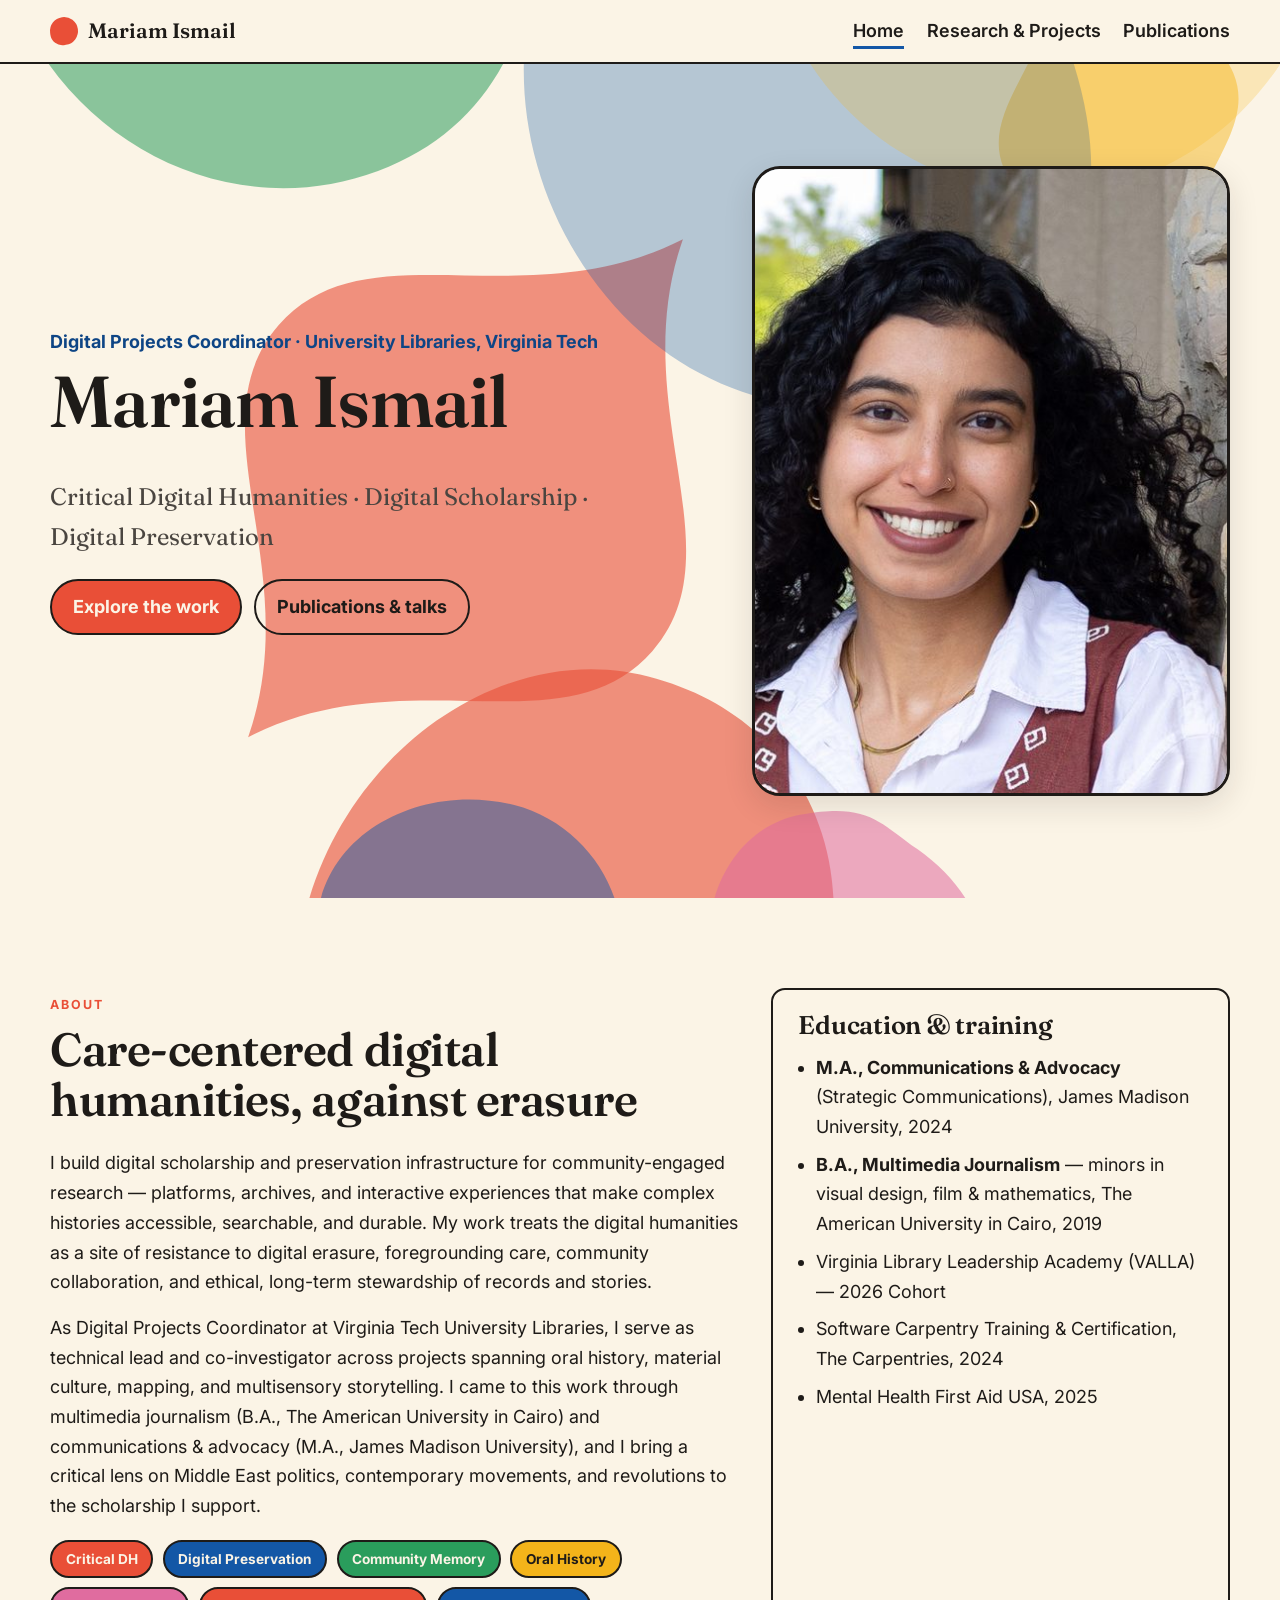
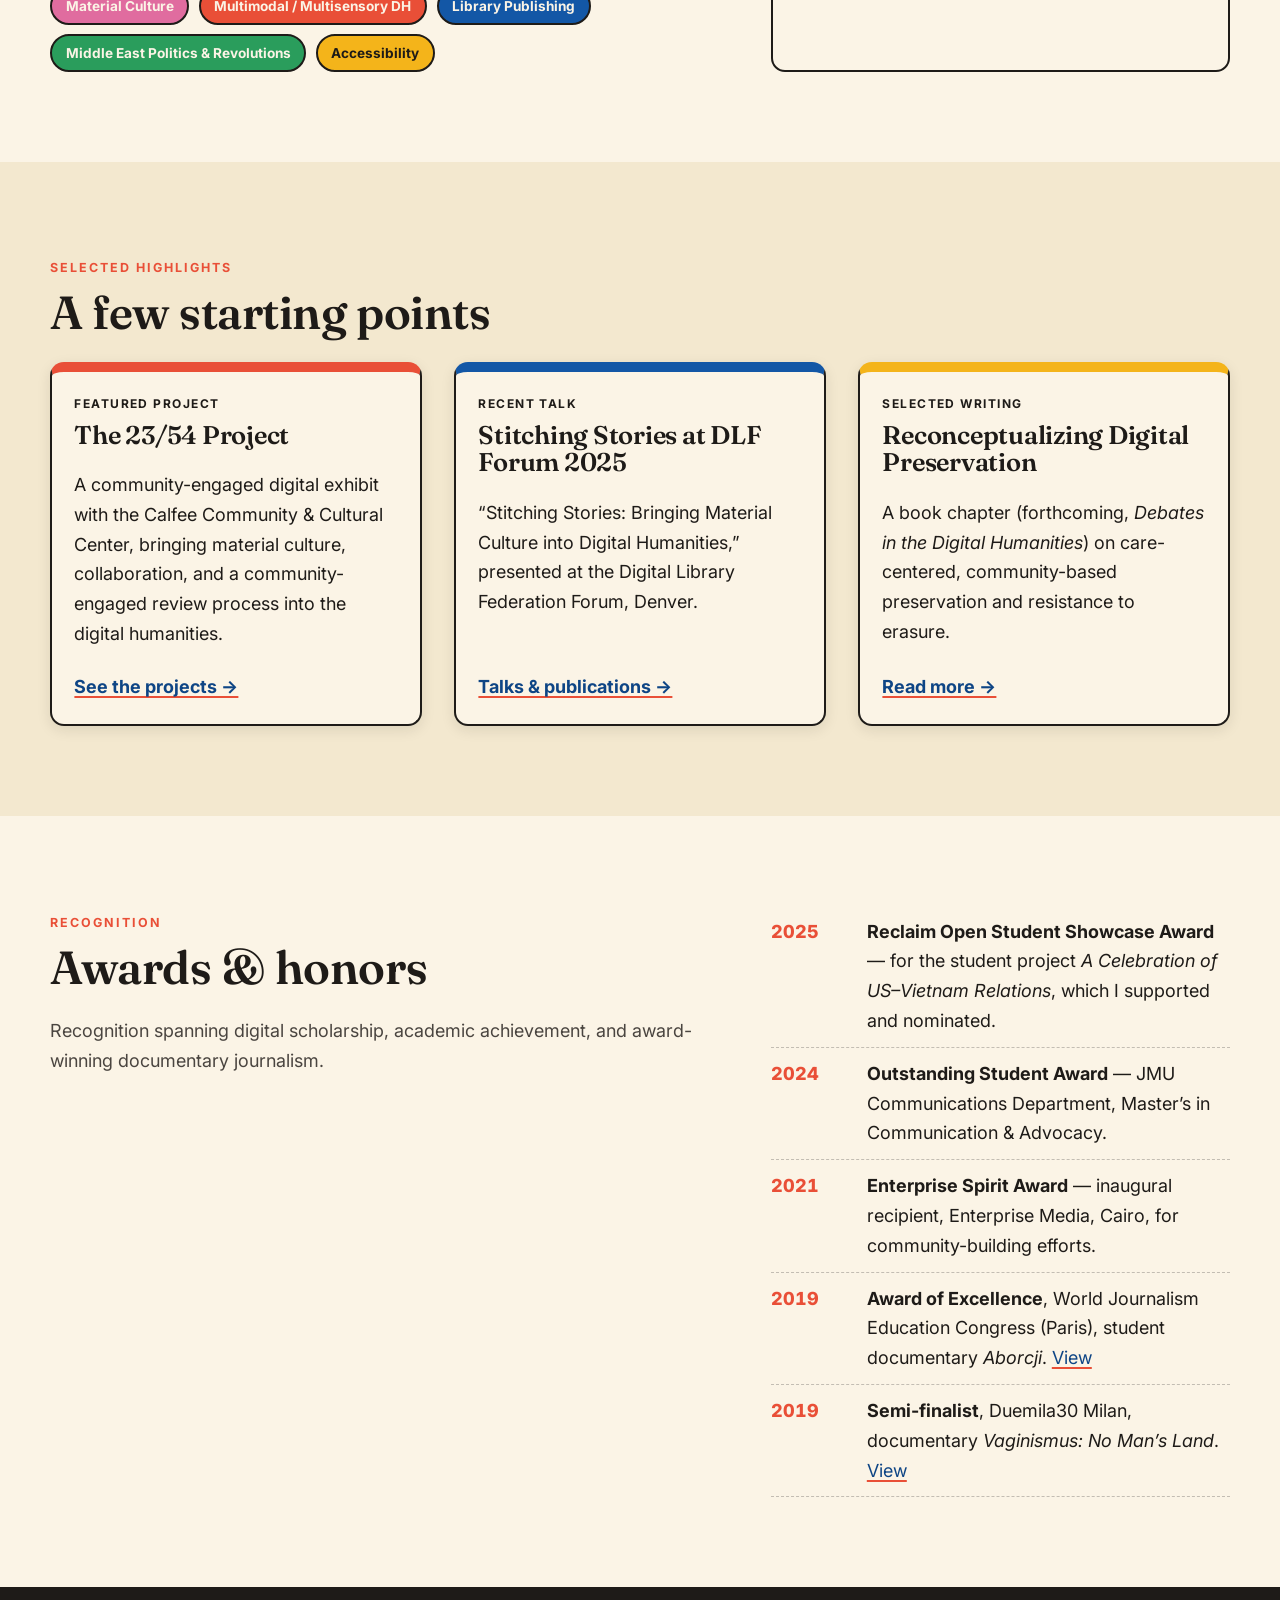
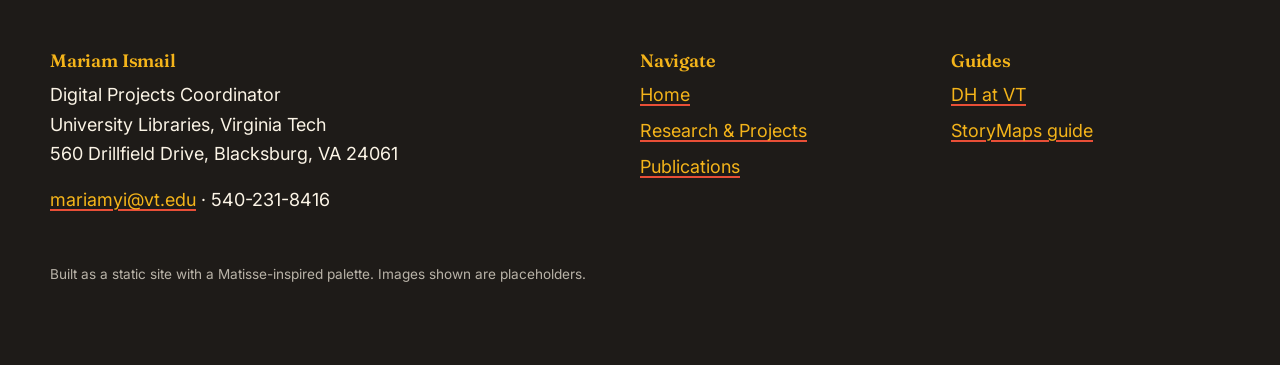
<file: index.html>
<!DOCTYPE html>
<html lang="en">
<head>
  <meta charset="UTF-8" />
  <meta name="viewport" content="width=device-width, initial-scale=1.0" />
  <title>Mariam Ismail — Critical Digital Humanities, Scholarship & Preservation</title>
  <meta name="description" content="Mariam Ismail is a Digital Projects Coordinator at Virginia Tech University Libraries working in critical digital humanities, digital scholarship, and community-centered digital preservation." />
  <meta property="og:title" content="Mariam Ismail — Critical Digital Humanities" />
  <meta property="og:description" content="Digital Projects Coordinator at Virginia Tech University Libraries. Critical DH, digital scholarship, and care-centered digital preservation." />
  <meta property="og:type" content="website" />
  <meta property="og:image" content="assets/images/og-cover.svg?v=3" />
  <link rel="icon" href="assets/images/favicon.svg?v=3" type="image/svg+xml" />
  <link rel="preconnect" href="https://fonts.googleapis.com" />
  <link rel="preconnect" href="https://fonts.gstatic.com" crossorigin />
  <link href="https://fonts.googleapis.com/css2?family=Fraunces:opsz,wght@9..144,500;9..144,600;9..144,700&family=Inter:wght@400;600;700;800&display=swap" rel="stylesheet" />
  <link rel="stylesheet" href="css/styles.css?v=7" />
</head>
<body>
  <a class="skip-link" href="#main">Skip to content</a>

  <!-- ===== Header / nav ===== -->
  <header class="site-header">
    <div class="container">
      <nav class="nav" aria-label="Primary">
        <a class="brand" href="index.html">
          <span class="brand__mark" aria-hidden="true"></span>
          Mariam Ismail
        </a>
        <button class="nav__toggle" aria-expanded="false" aria-controls="nav-menu" aria-label="Toggle navigation menu">
          <span></span><span></span><span></span>
        </button>
        <ul class="nav__menu" id="nav-menu">
          <li><a href="index.html" aria-current="page">Home</a></li>
          <li><a href="research.html">Research &amp; Projects</a></li>
          <li><a href="publications.html">Publications</a></li>
        </ul>
      </nav>
    </div>
  </header>

  <main id="main">
    <!-- ===== Hero ===== -->
    <section class="hero">
      <svg class="hero__bg" id="hero-bg" viewBox="0 0 100 100" preserveAspectRatio="xMidYMid slice" aria-hidden="true"></svg>
      <div class="container hero__grid">
        <div>
          <p class="hero__role">Digital Projects Coordinator · University Libraries, Virginia Tech</p>
          <h1>Mariam Ismail</h1>
          <p class="hero__tagline">Critical Digital Humanities · Digital Scholarship · Digital Preservation</p>
          <div class="hero__cta">
            <a class="btn btn--coral" href="research.html">Explore the work</a>
            <a class="btn btn--ghost" href="publications.html">Publications &amp; talks</a>
          </div>
        </div>
        <img class="hero__portrait" src="assets/images/portrait.jpg?v=7" width="1120" height="630"
             alt="Mariam Ismail." />
      </div>
    </section>

    <!-- ===== About ===== -->
    <section class="section" aria-labelledby="about-h">
      <div class="container split">
        <div>
          <p class="eyebrow">About</p>
          <h2 id="about-h">Care-centered digital humanities, against erasure</h2>
          <p>I build digital scholarship and preservation infrastructure for community-engaged
            research — platforms, archives, and interactive experiences that make complex
            histories accessible, searchable, and durable. My work treats the digital humanities
            as a site of resistance to digital erasure, foregrounding care, community
            collaboration, and ethical, long-term stewardship of records and stories.</p>
          <p>As Digital Projects Coordinator at Virginia Tech University Libraries, I serve as
            technical lead and co-investigator across projects spanning oral history, material
            culture, mapping, and multisensory storytelling. I came to this work through
            multimedia journalism (B.A., The American University in Cairo) and communications &amp;
            advocacy (M.A., James Madison University), and I bring a critical lens on Middle East
            politics, contemporary movements, and revolutions to the scholarship I support.</p>
          <ul class="chips" aria-label="Research interests">
            <li class="chip chip--coral">Critical DH</li>
            <li class="chip chip--cobalt">Digital Preservation</li>
            <li class="chip chip--leaf">Community Memory</li>
            <li class="chip chip--gold">Oral History</li>
            <li class="chip chip--rose">Material Culture</li>
            <li class="chip chip--coral">Multimodal / Multisensory DH</li>
            <li class="chip chip--cobalt">Library Publishing</li>
            <li class="chip chip--leaf">Middle East Politics &amp; Revolutions</li>
            <li class="chip chip--gold">Accessibility</li>
          </ul>
        </div>

        <aside class="panel reveal" aria-labelledby="edu-h">
          <h3 id="edu-h">Education &amp; training</h3>
          <ul>
            <li><strong>M.A., Communications &amp; Advocacy</strong> (Strategic Communications),
              James Madison University, 2024</li>
            <li><strong>B.A., Multimedia Journalism</strong> — minors in visual design, film &amp;
              mathematics, The American University in Cairo, 2019</li>
            <li>Virginia Library Leadership Academy (VALLA) — 2026 Cohort</li>
            <li>Software Carpentry Training &amp; Certification, The Carpentries, 2024</li>
            <li>Mental Health First Aid USA, 2025</li>
          </ul>
        </aside>
      </div>
    </section>

    <!-- ===== Highlights ===== -->
    <section class="section section--tint" aria-labelledby="hi-h">
      <div class="container">
        <p class="eyebrow">Selected highlights</p>
        <h2 id="hi-h">A few starting points</h2>
        <div class="cards">
          <article class="card card--coral reveal">
            <span class="card__kicker">Featured project</span>
            <h3>The 23/54 Project</h3>
            <p>A community-engaged digital exhibit with the Calfee Community &amp; Cultural Center,
              bringing material culture, collaboration, and a community-engaged review process
              into the digital humanities.</p>
            <a class="card__link" href="research.html">See the projects →</a>
          </article>
          <article class="card card--cobalt reveal">
            <span class="card__kicker">Recent talk</span>
            <h3>Stitching Stories at DLF Forum 2025</h3>
            <p>“Stitching Stories: Bringing Material Culture into Digital Humanities,” presented
              at the Digital Library Federation Forum, Denver.</p>
            <a class="card__link" href="publications.html">Talks &amp; publications →</a>
          </article>
          <article class="card card--gold reveal">
            <span class="card__kicker">Selected writing</span>
            <h3>Reconceptualizing Digital Preservation</h3>
            <p>A book chapter (forthcoming, <em>Debates in the Digital Humanities</em>) on care-centered,
              community-based preservation and resistance to erasure.</p>
            <a class="card__link" href="publications.html">Read more →</a>
          </article>
        </div>
      </div>
    </section>

    <!-- ===== Awards ===== -->
    <section class="section" aria-labelledby="awards-h">
      <div class="container split">
        <div>
          <p class="eyebrow">Recognition</p>
          <h2 id="awards-h">Awards &amp; honors</h2>
          <p class="section__intro">Recognition spanning digital scholarship, academic
            achievement, and award-winning documentary journalism.</p>
        </div>
        <ul class="timeline reveal">
          <li><span class="year">2025</span>
            <span><strong>Reclaim Open Student Showcase Award</strong> — for the student project
              <em>A Celebration of US–Vietnam Relations</em>, which I supported and nominated.</span></li>
          <li><span class="year">2024</span>
            <span><strong>Outstanding Student Award</strong> — JMU Communications Department,
              Master’s in Communication &amp; Advocacy.</span></li>
          <li><span class="year">2021</span>
            <span><strong>Enterprise Spirit Award</strong> — inaugural recipient, Enterprise Media,
              Cairo, for community-building efforts.</span></li>
          <li><span class="year">2019</span>
            <span><strong>Award of Excellence</strong>, World Journalism Education Congress (Paris),
              student documentary <em>Aborcji</em>.
              <a href="https://www.behance.net/gallery/75248241/ABORCJI-(Abortion-in-Poland)" target="_blank" rel="noopener">View</a></span></li>
          <li><span class="year">2019</span>
            <span><strong>Semi-finalist</strong>, Duemila30 Milan, documentary
              <em>Vaginismus: No Man’s Land</em>.
              <a href="https://www.behance.net/gallery/91202139/Vaginismus-No-Mans-Land" target="_blank" rel="noopener">View</a></span></li>
        </ul>
      </div>
    </section>
  </main>

  <!-- ===== Footer ===== -->
  <footer class="site-footer">
    <div class="container footer-grid">
      <div>
        <h4>Mariam Ismail</h4>
        <p>Digital Projects Coordinator<br />University Libraries, Virginia Tech<br />
          560 Drillfield Drive, Blacksburg, VA 24061</p>
        <p><a href="mailto:mariamyi@vt.edu">mariamyi@vt.edu</a> · 540-231-8416</p>
      </div>
      <div>
        <h4>Navigate</h4>
        <ul>
          <li><a href="index.html">Home</a></li>
          <li><a href="research.html">Research &amp; Projects</a></li>
          <li><a href="publications.html">Publications</a></li>
        </ul>
      </div>
      <div>
        <h4>Guides</h4>
        <ul>
          <li><a href="https://guides.lib.vt.edu/dh" target="_blank" rel="noopener">DH at VT</a></li>
          <li><a href="https://guides.lib.vt.edu/digitalstorytellingstorymaps" target="_blank" rel="noopener">StoryMaps guide</a></li>
        </ul>
      </div>
    </div>
    <div class="container">
      <p class="footer-note">Built as a static site with a Matisse-inspired palette. Images shown are placeholders.</p>
    </div>
  </footer>

  <script src="js/graphics.js?v=3" defer></script>
  <script src="js/main.js?v=3" defer></script>
</body>
</html>
</file>
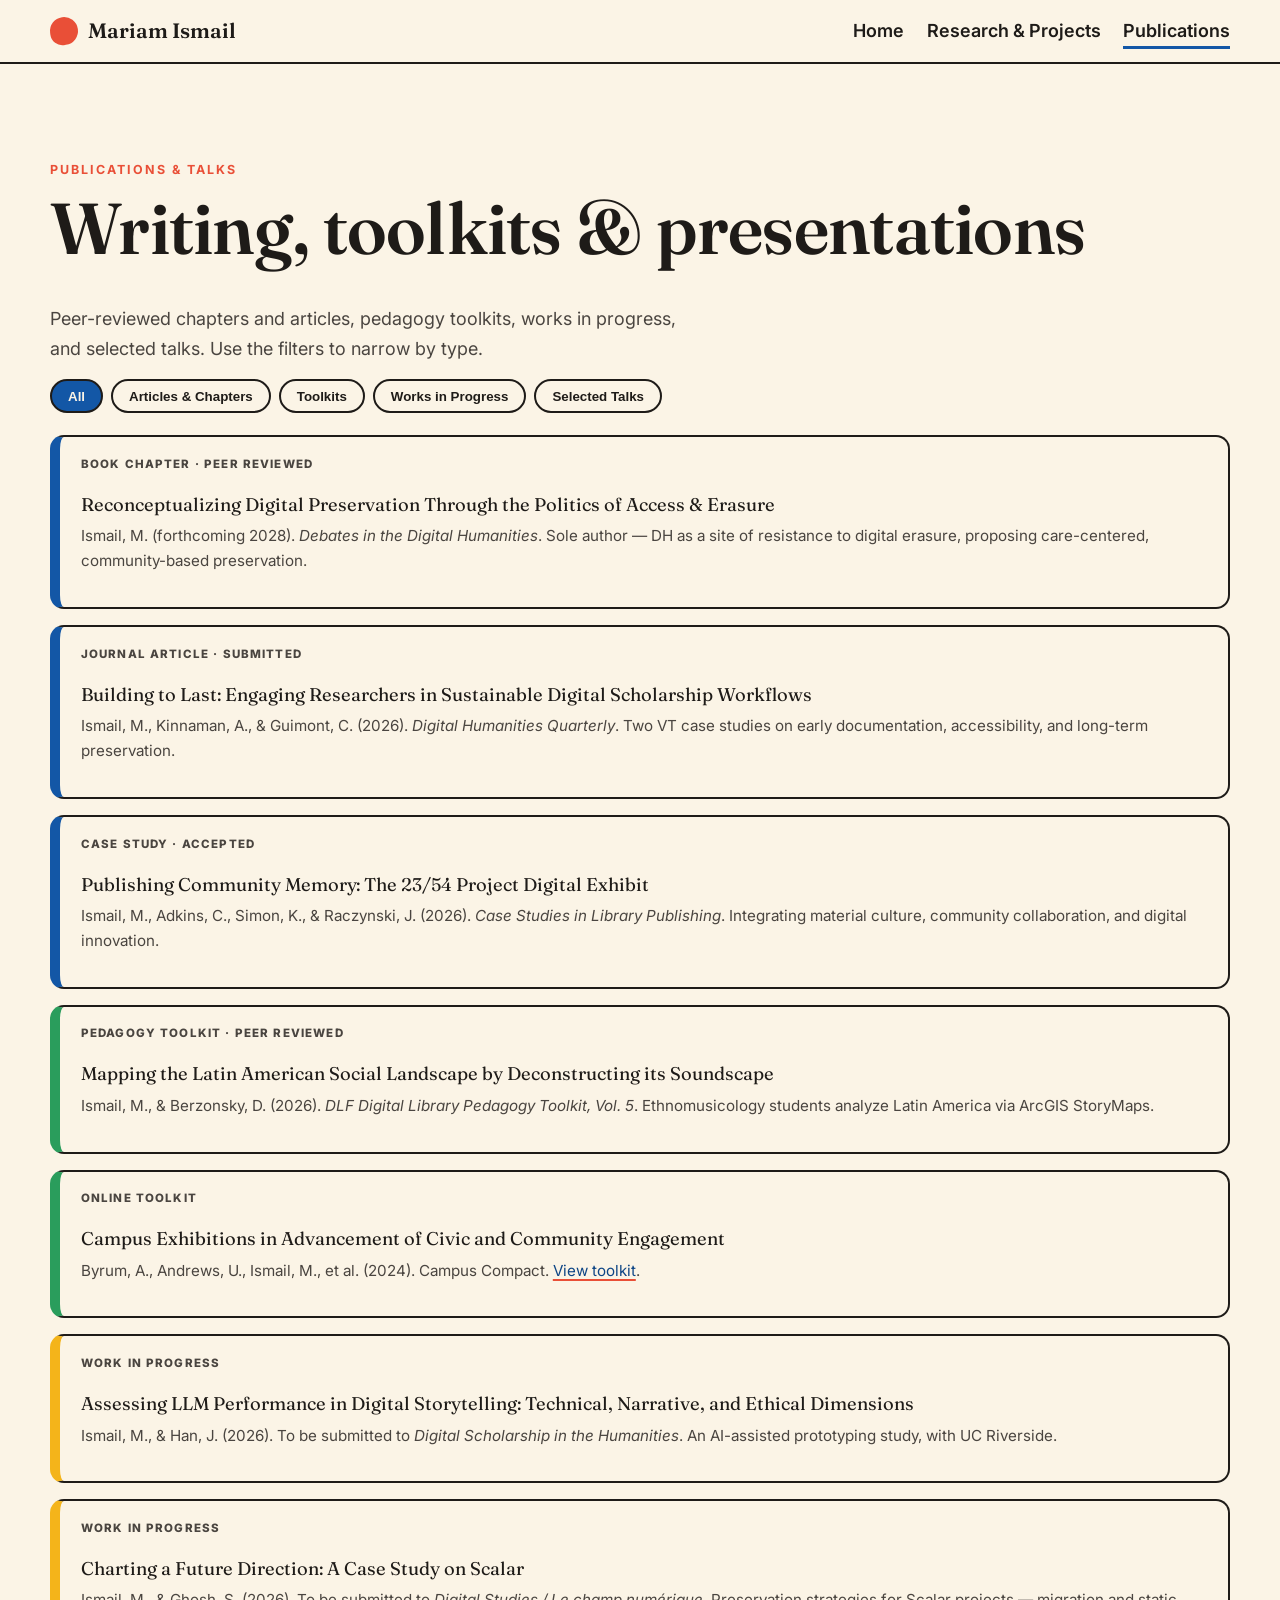
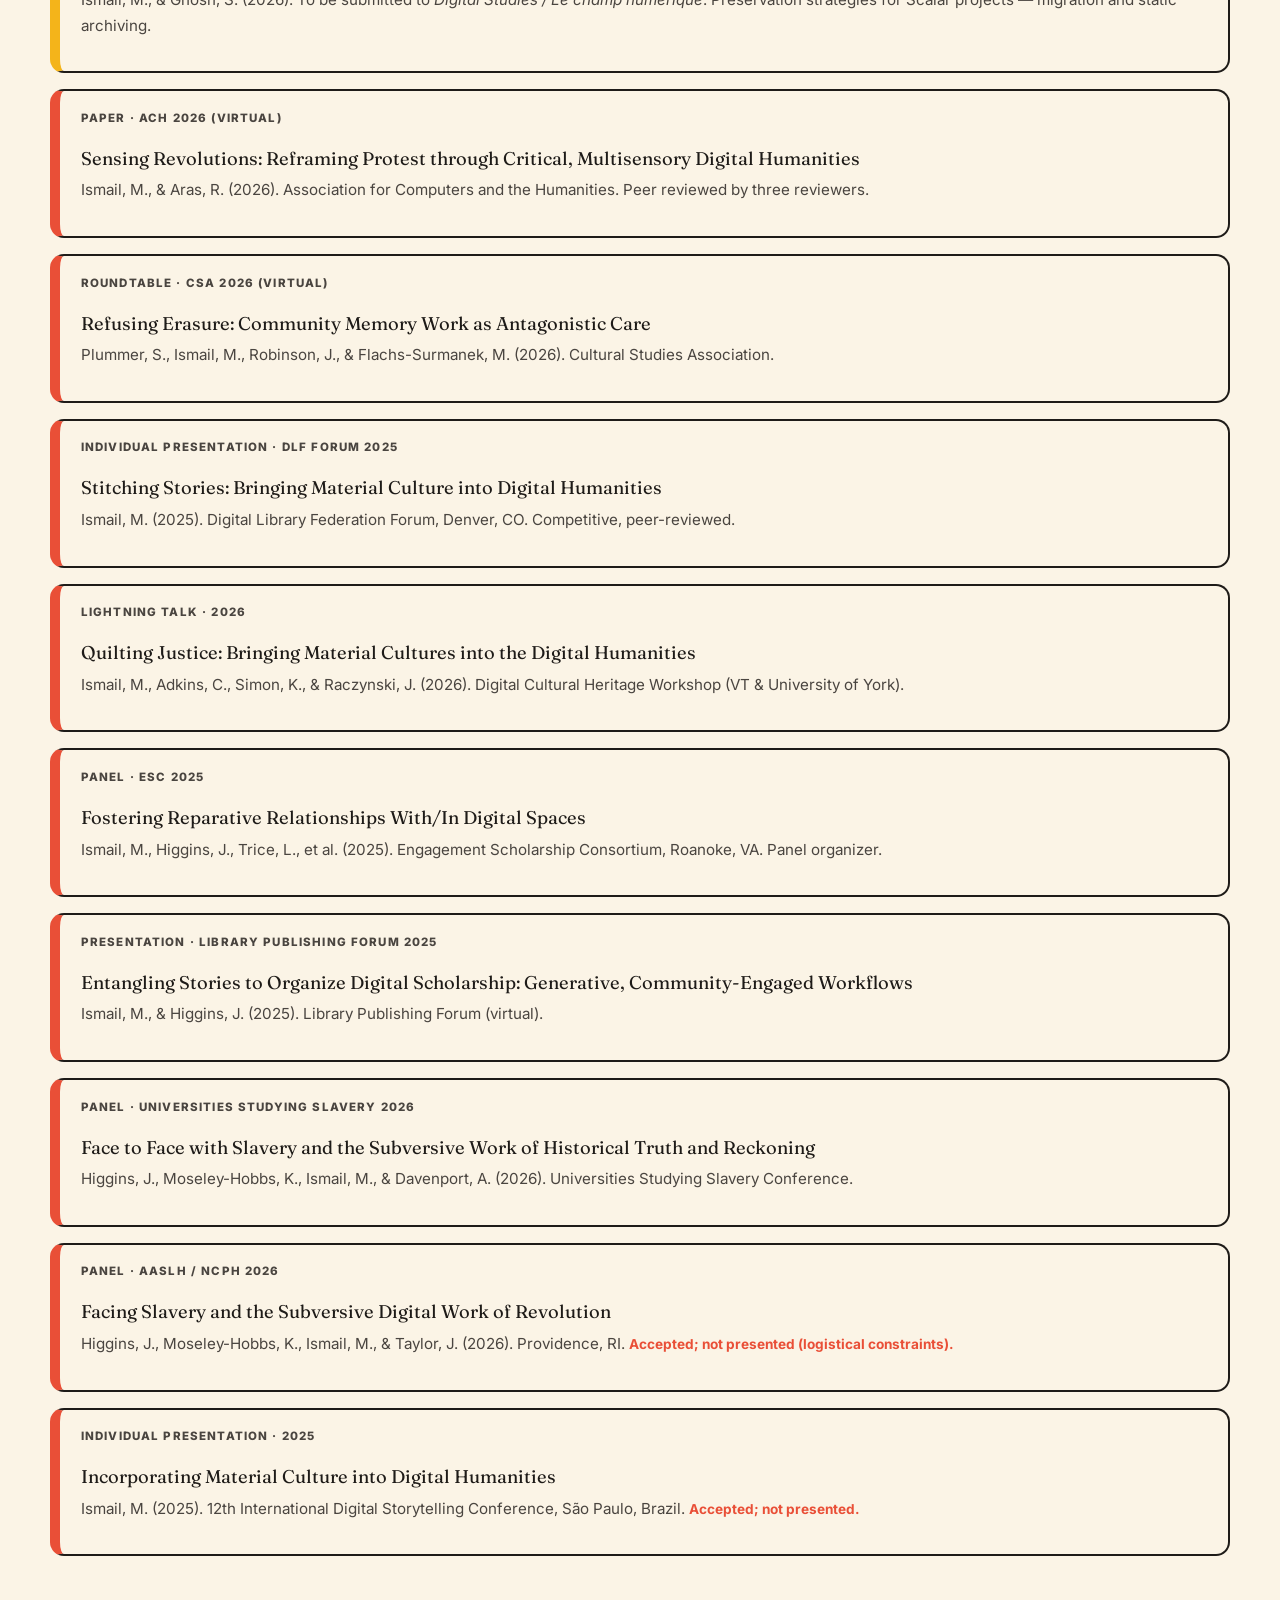
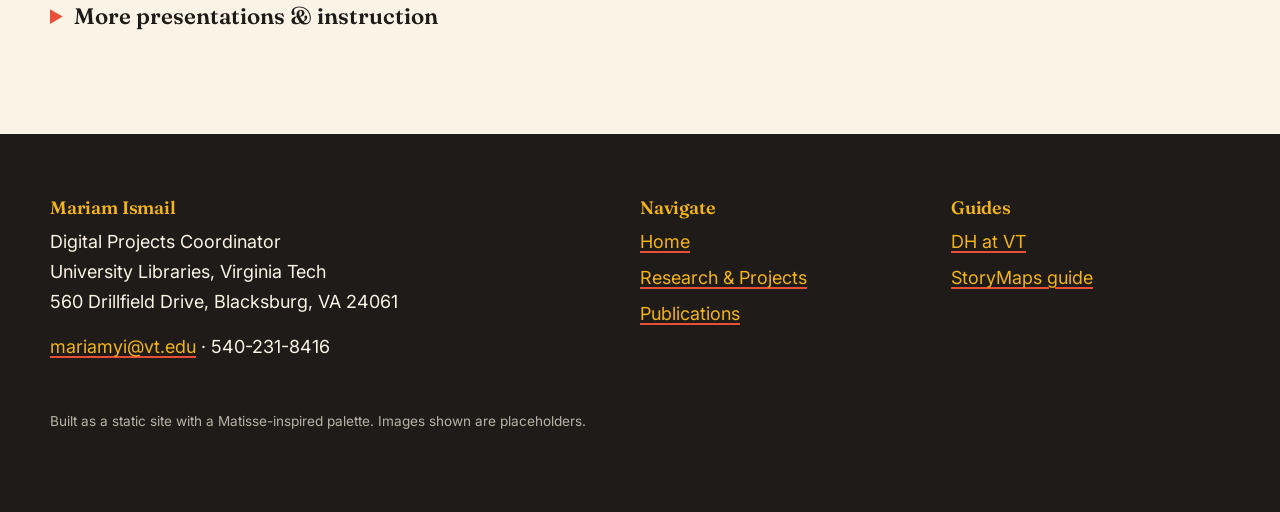
<file: publications.html>
<!DOCTYPE html>
<html lang="en">
<head>
  <meta charset="UTF-8" />
  <meta name="viewport" content="width=device-width, initial-scale=1.0" />
  <title>Publications &amp; Talks — Mariam Ismail</title>
  <meta name="description" content="Publications, toolkits, works in progress, and conference presentations by Mariam Ismail in critical digital humanities and digital preservation." />
  <link rel="icon" href="assets/images/favicon.svg?v=3" type="image/svg+xml" />
  <link rel="preconnect" href="https://fonts.googleapis.com" />
  <link rel="preconnect" href="https://fonts.gstatic.com" crossorigin />
  <link href="https://fonts.googleapis.com/css2?family=Fraunces:opsz,wght@9..144,500;9..144,600;9..144,700&family=Inter:wght@400;600;700;800&display=swap" rel="stylesheet" />
  <link rel="stylesheet" href="css/styles.css?v=7" />
</head>
<body>
  <a class="skip-link" href="#main">Skip to content</a>

  <header class="site-header">
    <div class="container">
      <nav class="nav" aria-label="Primary">
        <a class="brand" href="index.html">
          <span class="brand__mark" aria-hidden="true"></span>
          Mariam Ismail
        </a>
        <button class="nav__toggle" aria-expanded="false" aria-controls="nav-menu" aria-label="Toggle navigation menu">
          <span></span><span></span><span></span>
        </button>
        <ul class="nav__menu" id="nav-menu">
          <li><a href="index.html">Home</a></li>
          <li><a href="research.html">Research &amp; Projects</a></li>
          <li><a href="publications.html" aria-current="page">Publications</a></li>
        </ul>
      </nav>
    </div>
  </header>

  <main id="main">
    <section class="section" aria-labelledby="pubs-h">
      <div class="container">
        <p class="eyebrow">Publications &amp; Talks</p>
        <h1 id="pubs-h">Writing, toolkits &amp; presentations</h1>
        <p class="section__intro">Peer-reviewed chapters and articles, pedagogy toolkits, works in
          progress, and selected talks. Use the filters to narrow by type.</p>

        <div class="filterbar" id="pub-filterbar" role="group" aria-label="Filter publications by type">
          <button type="button" data-filter="all" aria-pressed="true">All</button>
          <button type="button" data-filter="article" aria-pressed="false">Articles &amp; Chapters</button>
          <button type="button" data-filter="toolkit" aria-pressed="false">Toolkits</button>
          <button type="button" data-filter="wip" aria-pressed="false">Works in Progress</button>
          <button type="button" data-filter="talk" aria-pressed="false">Selected Talks</button>
        </div>
        <p id="pub-count" class="visually-hidden" aria-live="polite"></p>

        <ul class="pub-list" id="pub-list">
          <!-- Articles & chapters -->
          <li class="pub" data-type="article">
            <p class="pub__type">Book chapter · Peer reviewed</p>
            <p class="pub__title">Reconceptualizing Digital Preservation Through the Politics of Access &amp; Erasure</p>
            <p class="pub__venue">Ismail, M. (forthcoming 2028). <em>Debates in the Digital Humanities</em>. Sole author — DH as a site of resistance to digital erasure, proposing care-centered, community-based preservation.</p>
          </li>
          <li class="pub" data-type="article">
            <p class="pub__type">Journal article · Submitted</p>
            <p class="pub__title">Building to Last: Engaging Researchers in Sustainable Digital Scholarship Workflows</p>
            <p class="pub__venue">Ismail, M., Kinnaman, A., &amp; Guimont, C. (2026). <em>Digital Humanities Quarterly</em>. Two VT case studies on early documentation, accessibility, and long-term preservation.</p>
          </li>
          <li class="pub" data-type="article">
            <p class="pub__type">Case study · Accepted</p>
            <p class="pub__title">Publishing Community Memory: The 23/54 Project Digital Exhibit</p>
            <p class="pub__venue">Ismail, M., Adkins, C., Simon, K., &amp; Raczynski, J. (2026). <em>Case Studies in Library Publishing</em>. Integrating material culture, community collaboration, and digital innovation.</p>
          </li>

          <!-- Toolkits -->
          <li class="pub" data-type="toolkit">
            <p class="pub__type">Pedagogy toolkit · Peer reviewed</p>
            <p class="pub__title">Mapping the Latin American Social Landscape by Deconstructing its Soundscape</p>
            <p class="pub__venue">Ismail, M., &amp; Berzonsky, D. (2026). <em>DLF Digital Library Pedagogy Toolkit, Vol. 5</em>. Ethnomusicology students analyze Latin America via ArcGIS StoryMaps.</p>
          </li>
          <li class="pub" data-type="toolkit">
            <p class="pub__type">Online toolkit</p>
            <p class="pub__title">Campus Exhibitions in Advancement of Civic and Community Engagement</p>
            <p class="pub__venue">Byrum, A., Andrews, U., Ismail, M., et al. (2024). Campus Compact.
              <a href="https://www.compact.org/current-programs/innovation-design-initiatives/campus-museums-of-service" target="_blank" rel="noopener">View toolkit</a>.</p>
          </li>

          <!-- Works in progress -->
          <li class="pub" data-type="wip">
            <p class="pub__type">Work in progress</p>
            <p class="pub__title">Assessing LLM Performance in Digital Storytelling: Technical, Narrative, and Ethical Dimensions</p>
            <p class="pub__venue">Ismail, M., &amp; Han, J. (2026). To be submitted to <em>Digital Scholarship in the Humanities</em>. An AI-assisted prototyping study, with UC Riverside.</p>
          </li>
          <li class="pub" data-type="wip">
            <p class="pub__type">Work in progress</p>
            <p class="pub__title">Charting a Future Direction: A Case Study on Scalar</p>
            <p class="pub__venue">Ismail, M., &amp; Ghosh, S. (2026). To be submitted to <em>Digital Studies / Le champ numérique</em>. Preservation strategies for Scalar projects — migration and static archiving.</p>
          </li>

          <!-- Selected talks -->
          <li class="pub" data-type="talk">
            <p class="pub__type">Paper · ACH 2026 (virtual)</p>
            <p class="pub__title">Sensing Revolutions: Reframing Protest through Critical, Multisensory Digital Humanities</p>
            <p class="pub__venue">Ismail, M., &amp; Aras, R. (2026). Association for Computers and the Humanities. Peer reviewed by three reviewers.</p>
          </li>
          <li class="pub" data-type="talk">
            <p class="pub__type">Roundtable · CSA 2026 (virtual)</p>
            <p class="pub__title">Refusing Erasure: Community Memory Work as Antagonistic Care</p>
            <p class="pub__venue">Plummer, S., Ismail, M., Robinson, J., &amp; Flachs-Surmanek, M. (2026). Cultural Studies Association.</p>
          </li>
          <li class="pub" data-type="talk">
            <p class="pub__type">Individual presentation · DLF Forum 2025</p>
            <p class="pub__title">Stitching Stories: Bringing Material Culture into Digital Humanities</p>
            <p class="pub__venue">Ismail, M. (2025). Digital Library Federation Forum, Denver, CO. Competitive, peer-reviewed.</p>
          </li>
          <li class="pub" data-type="talk">
            <p class="pub__type">Lightning talk · 2026</p>
            <p class="pub__title">Quilting Justice: Bringing Material Cultures into the Digital Humanities</p>
            <p class="pub__venue">Ismail, M., Adkins, C., Simon, K., &amp; Raczynski, J. (2026). Digital Cultural Heritage Workshop (VT &amp; University of York).</p>
          </li>
          <li class="pub" data-type="talk">
            <p class="pub__type">Panel · ESC 2025</p>
            <p class="pub__title">Fostering Reparative Relationships With/In Digital Spaces</p>
            <p class="pub__venue">Ismail, M., Higgins, J., Trice, L., et al. (2025). Engagement Scholarship Consortium, Roanoke, VA. Panel organizer.</p>
          </li>
          <li class="pub" data-type="talk">
            <p class="pub__type">Presentation · Library Publishing Forum 2025</p>
            <p class="pub__title">Entangling Stories to Organize Digital Scholarship: Generative, Community-Engaged Workflows</p>
            <p class="pub__venue">Ismail, M., &amp; Higgins, J. (2025). Library Publishing Forum (virtual).</p>
          </li>
          <li class="pub" data-type="talk">
            <p class="pub__type">Panel · Universities Studying Slavery 2026</p>
            <p class="pub__title">Face to Face with Slavery and the Subversive Work of Historical Truth and Reckoning</p>
            <p class="pub__venue">Higgins, J., Moseley-Hobbs, K., Ismail, M., &amp; Davenport, A. (2026). Universities Studying Slavery Conference.</p>
          </li>
          <li class="pub" data-type="talk">
            <p class="pub__type">Panel · AASLH / NCPH 2026</p>
            <p class="pub__title">Facing Slavery and the Subversive Digital Work of Revolution</p>
            <p class="pub__venue">Higgins, J., Moseley-Hobbs, K., Ismail, M., &amp; Taylor, J. (2026). Providence, RI. <span class="pub__note">Accepted; not presented (logistical constraints).</span></p>
          </li>
          <li class="pub" data-type="talk">
            <p class="pub__type">Individual presentation · 2025</p>
            <p class="pub__title">Incorporating Material Culture into Digital Humanities</p>
            <p class="pub__venue">Ismail, M. (2025). 12th International Digital Storytelling Conference, São Paulo, Brazil. <span class="pub__note">Accepted; not presented.</span></p>
          </li>
        </ul>

        <details class="disclosure">
          <summary>More presentations &amp; instruction</summary>
          <ul class="pub-list" style="margin-top:1rem">
            <li class="pub" data-type="talk">
              <p class="pub__type">Lightning talk · VASCIG 2026</p>
              <p class="pub__title">Fostering a Digital Scholarship Community</p>
              <p class="pub__venue">Ismail, M., Wittman, H., &amp; Sadler, J. (2026). Virginia Scholarly Communications Interest Group.</p>
            </li>
            <li class="pub" data-type="talk">
              <p class="pub__type">Panel · Digital Archives in the Commonwealth 2024</p>
              <p class="pub__title">Celebrating Simms: Bridging Generations in Local Black Community Storytelling and Post-Custodial Preservation</p>
              <p class="pub__venue">Godfrey, M., Ismail, M., Mlodynia, K., &amp; Saunders, G. (2024). Hosted by the Library of Virginia, Richmond.</p>
            </li>
            <li class="pub" data-type="talk">
              <p class="pub__type">Campus event · 2026</p>
              <p class="pub__title">Mapping Music, Mapping Memory: Los Appalachianos Interactive Digital Experience</p>
              <p class="pub__venue">Ismail, M., Knott, E., &amp; Berzonsky, D. (2026). Newman Library, Virginia Tech. Self-organized launch; 40+ attendees.</p>
            </li>
            <li class="pub" data-type="talk">
              <p class="pub__type">Community event · 2026</p>
              <p class="pub__title">Creating the 23/54 Digital Exhibit</p>
              <p class="pub__venue">Ismail, M., Adkins, C., Simon, K., &amp; Raczynski, J. (2026). Pulaski Theatre — 200+ attendees.</p>
            </li>
            <li class="pub" data-type="talk">
              <p class="pub__type">Workshops · The Carpentries (2024–2025)</p>
              <p class="pub__title">Intro to Python &amp; JupyterLab / Programming with Python</p>
              <p class="pub__venue">Software Carpentry workshops at Virginia Tech (with Porter, N., Sadler, J., et al.).</p>
            </li>
            <li class="pub" data-type="talk">
              <p class="pub__type">Guest lecture · 2024</p>
              <p class="pub__title">Storytelling with Digital Humanities Platforms and Tools</p>
              <p class="pub__venue">Ismail, M. (2024). DH Methods class, Virginia Tech.</p>
            </li>
          </ul>
        </details>
      </div>
    </section>
  </main>

  <footer class="site-footer">
    <div class="container footer-grid">
      <div>
        <h4>Mariam Ismail</h4>
        <p>Digital Projects Coordinator<br />University Libraries, Virginia Tech<br />
          560 Drillfield Drive, Blacksburg, VA 24061</p>
        <p><a href="mailto:mariamyi@vt.edu">mariamyi@vt.edu</a> · 540-231-8416</p>
      </div>
      <div>
        <h4>Navigate</h4>
        <ul>
          <li><a href="index.html">Home</a></li>
          <li><a href="research.html">Research &amp; Projects</a></li>
          <li><a href="publications.html">Publications</a></li>
        </ul>
      </div>
      <div>
        <h4>Guides</h4>
        <ul>
          <li><a href="https://guides.lib.vt.edu/dh" target="_blank" rel="noopener">DH at VT</a></li>
          <li><a href="https://guides.lib.vt.edu/digitalstorytellingstorymaps" target="_blank" rel="noopener">StoryMaps guide</a></li>
        </ul>
      </div>
    </div>
    <div class="container">
      <p class="footer-note">Built as a static site with a Matisse-inspired palette. Images shown are placeholders.</p>
    </div>
  </footer>

  <script src="js/main.js?v=3" defer></script>
</body>
</html>
</file>
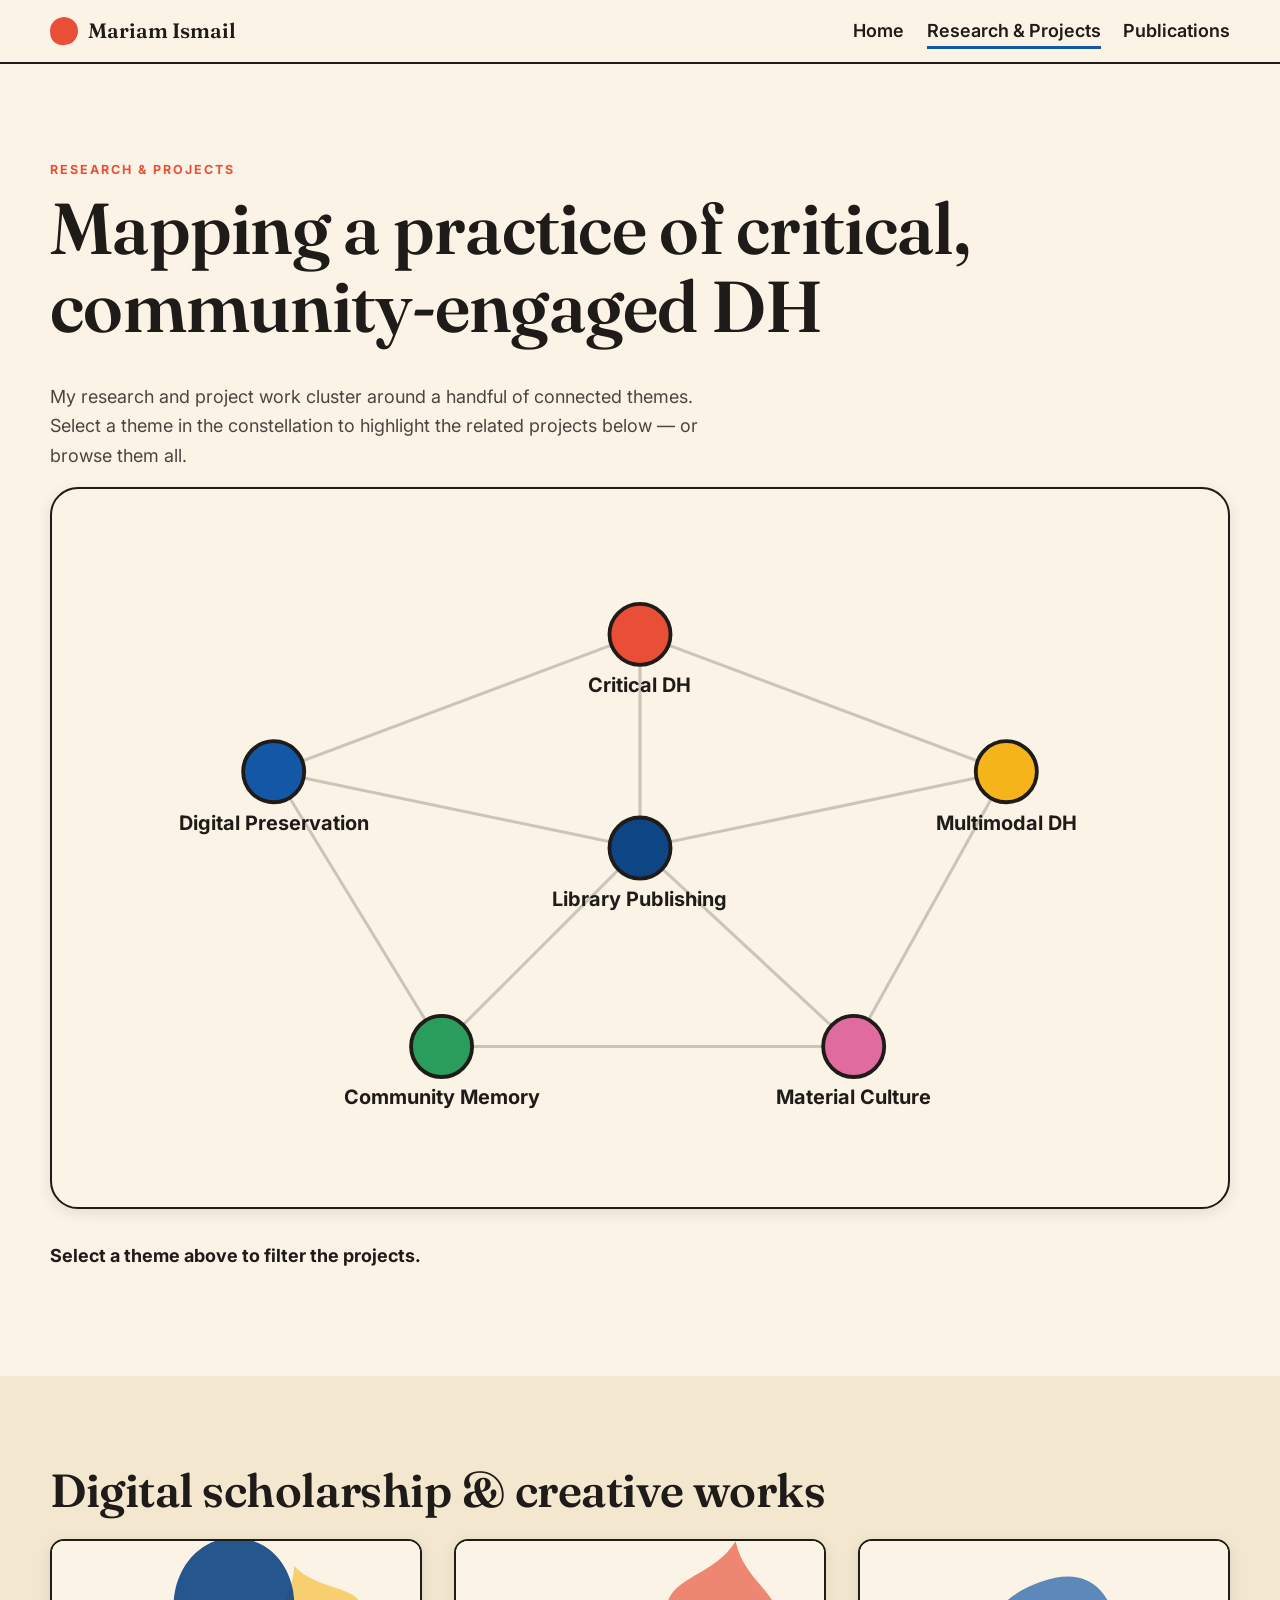
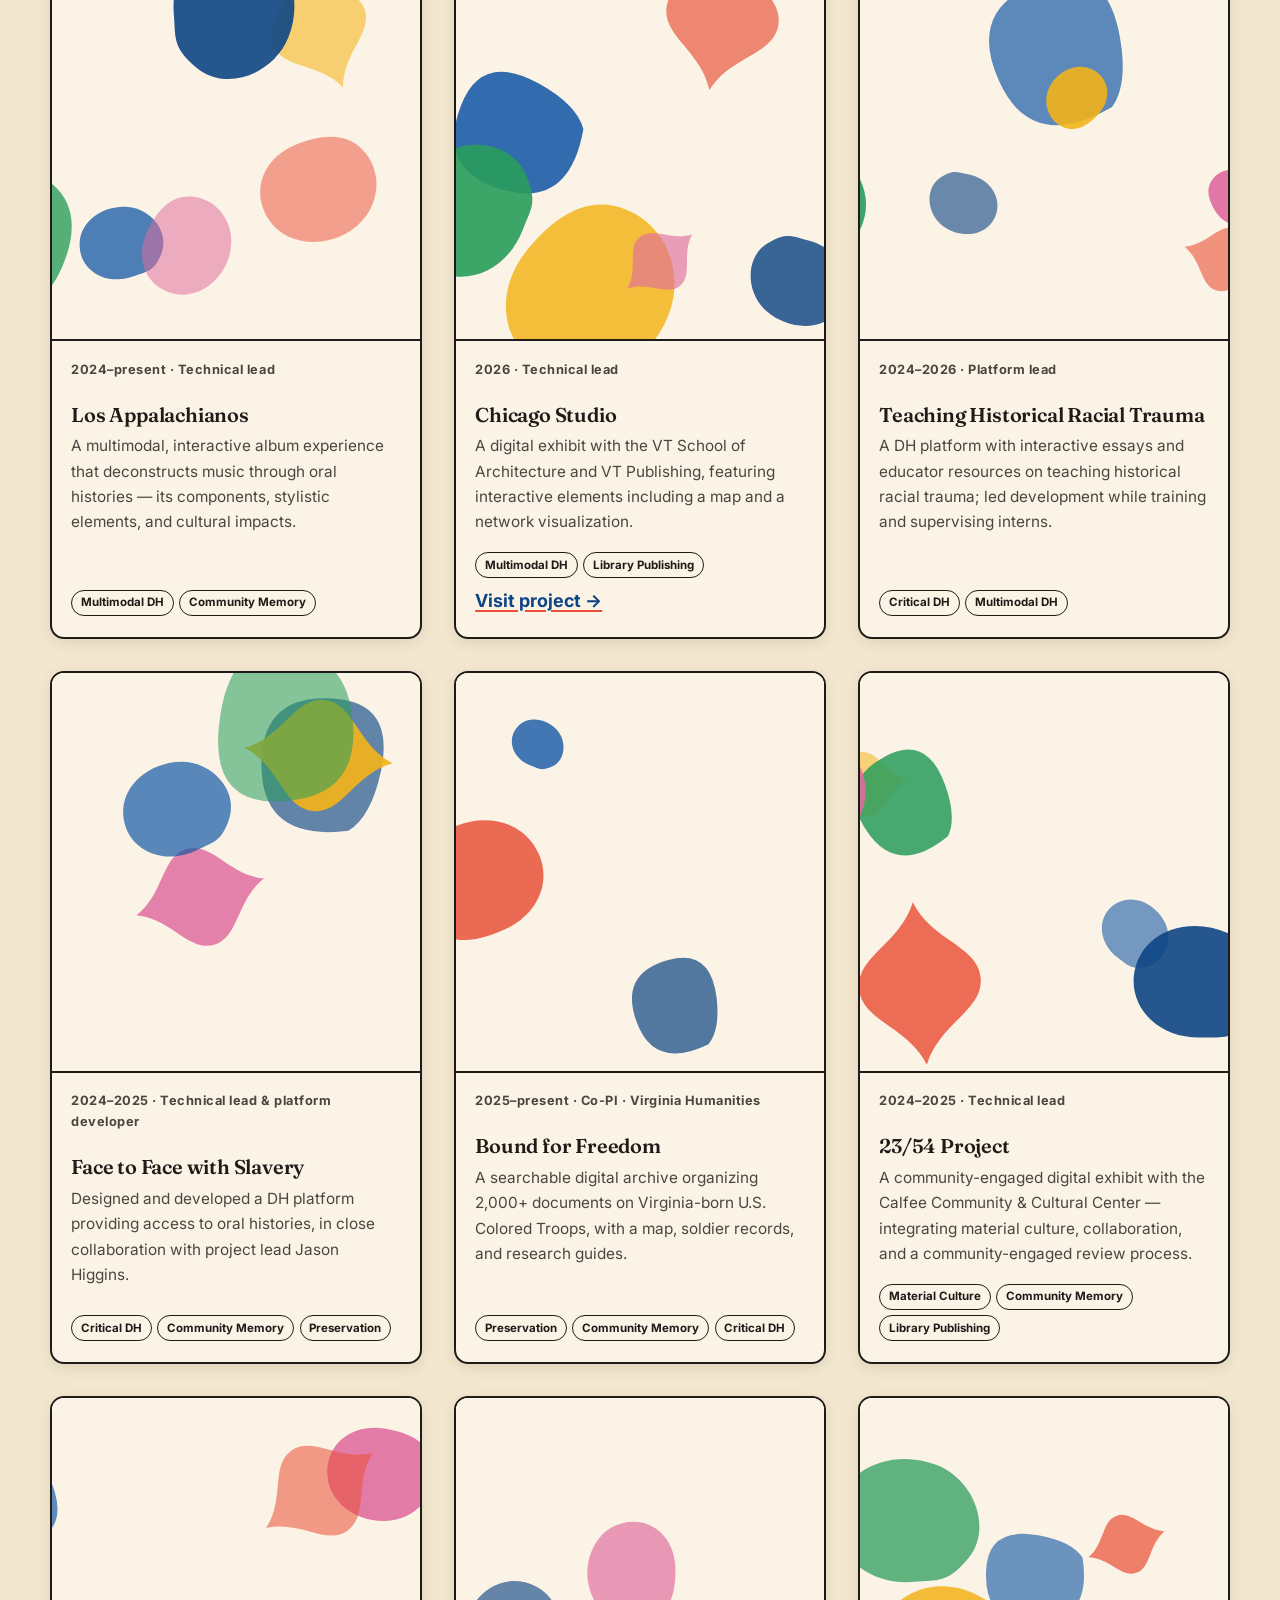
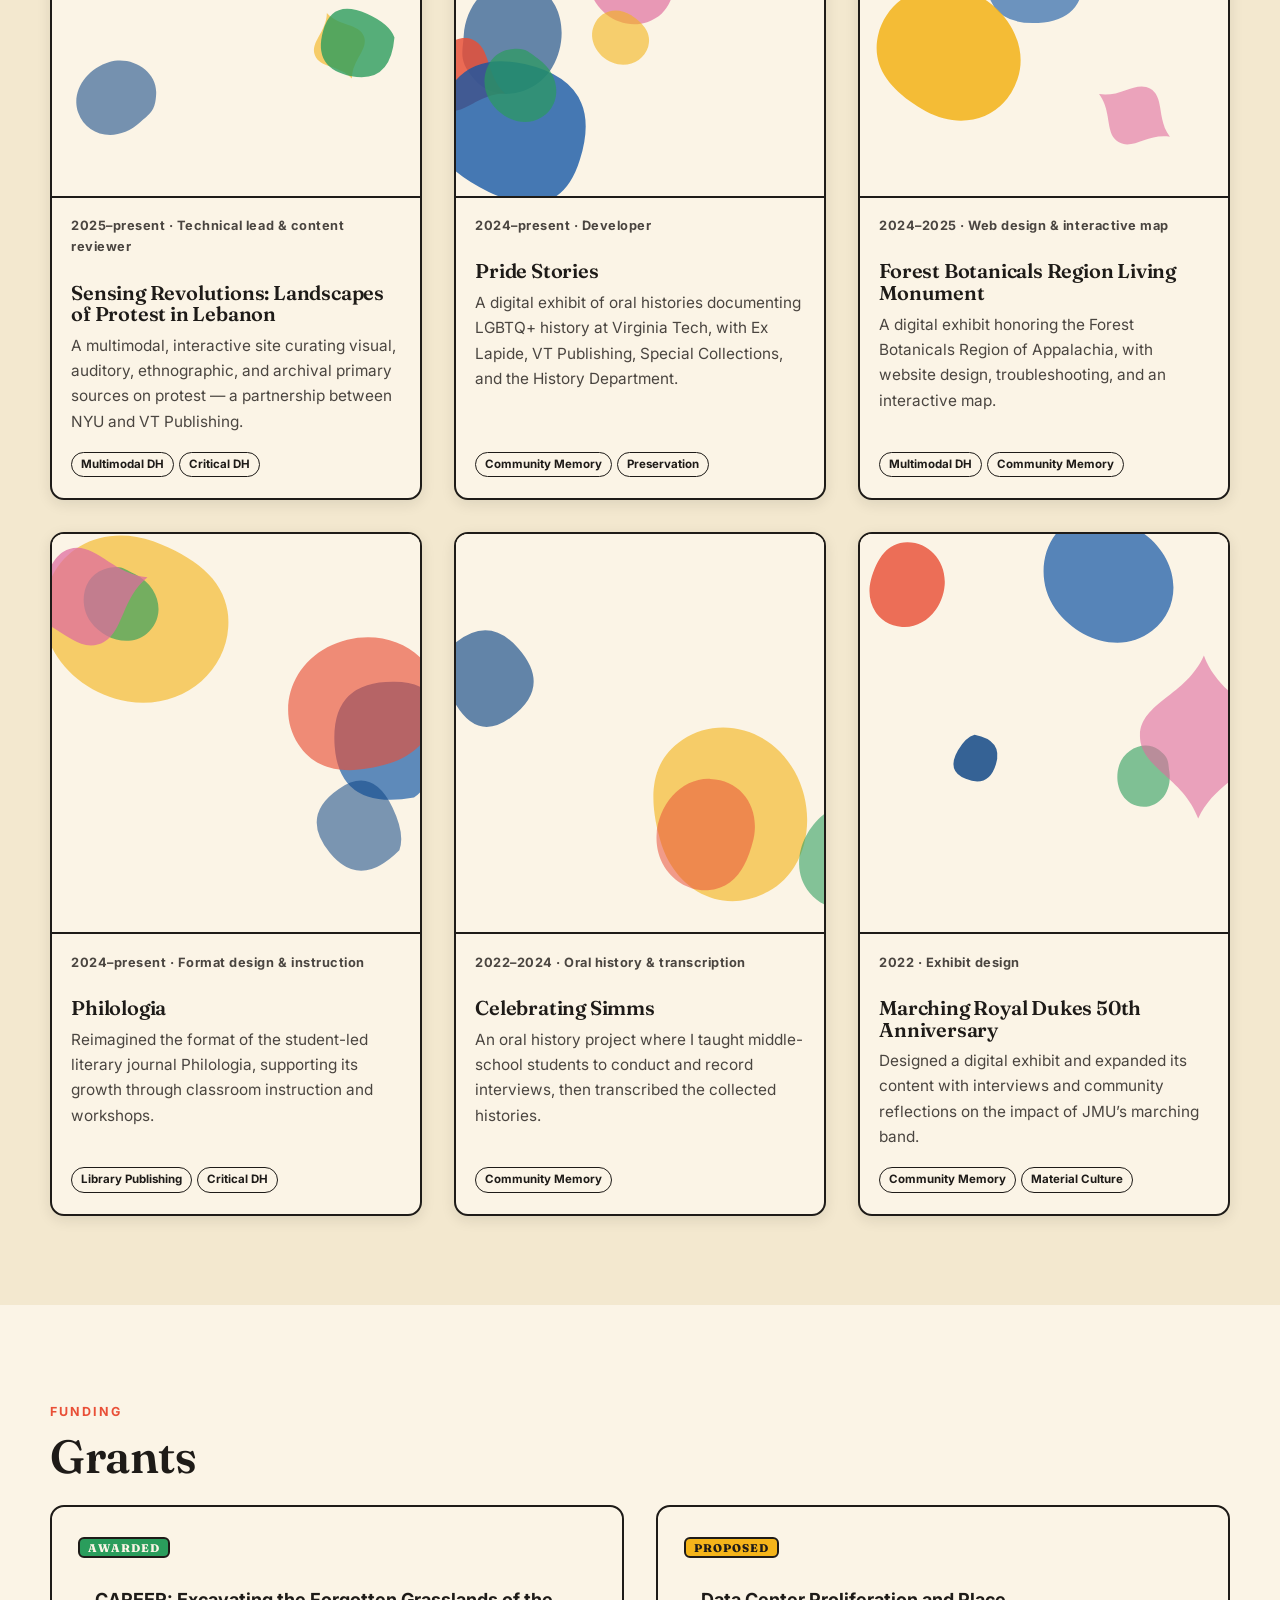
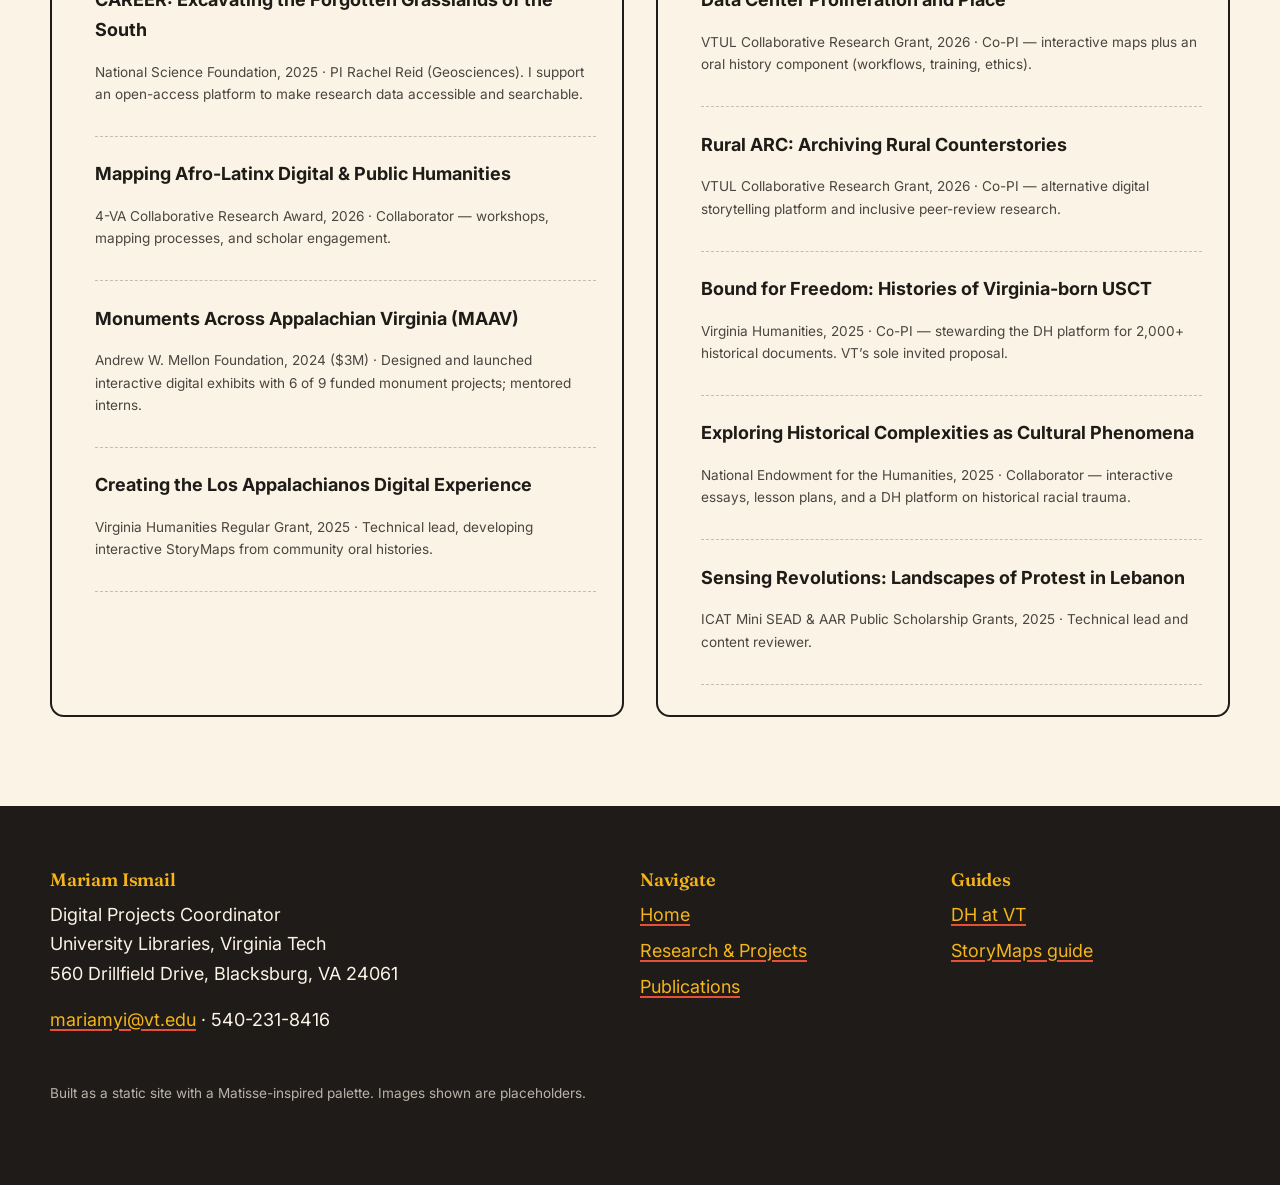
<file: research.html>
<!DOCTYPE html>
<html lang="en">
<head>
  <meta charset="UTF-8" />
  <meta name="viewport" content="width=device-width, initial-scale=1.0" />
  <title>Research &amp; Projects — Mariam Ismail</title>
  <meta name="description" content="Digital humanities projects, grants, and research themes led or supported by Mariam Ismail at Virginia Tech University Libraries." />
  <link rel="icon" href="assets/images/favicon.svg?v=3" type="image/svg+xml" />
  <link rel="preconnect" href="https://fonts.googleapis.com" />
  <link rel="preconnect" href="https://fonts.gstatic.com" crossorigin />
  <link href="https://fonts.googleapis.com/css2?family=Fraunces:opsz,wght@9..144,500;9..144,600;9..144,700&family=Inter:wght@400;600;700;800&display=swap" rel="stylesheet" />
  <link rel="stylesheet" href="css/styles.css?v=7" />
</head>
<body>
  <a class="skip-link" href="#main">Skip to content</a>

  <header class="site-header">
    <div class="container">
      <nav class="nav" aria-label="Primary">
        <a class="brand" href="index.html">
          <span class="brand__mark" aria-hidden="true"></span>
          Mariam Ismail
        </a>
        <button class="nav__toggle" aria-expanded="false" aria-controls="nav-menu" aria-label="Toggle navigation menu">
          <span></span><span></span><span></span>
        </button>
        <ul class="nav__menu" id="nav-menu">
          <li><a href="index.html">Home</a></li>
          <li><a href="research.html" aria-current="page">Research &amp; Projects</a></li>
          <li><a href="publications.html">Publications</a></li>
        </ul>
      </nav>
    </div>
  </header>

  <main id="main">
    <!-- ===== Intro + constellation ===== -->
    <section class="section" aria-labelledby="research-h">
      <div class="container">
        <p class="eyebrow">Research &amp; Projects</p>
        <h1 id="research-h">Mapping a practice of critical, community-engaged DH</h1>
        <p class="section__intro">My research and project work cluster around a handful of
          connected themes. Select a theme in the constellation to highlight the related
          projects below — or browse them all.</p>

        <div class="constellation-wrap reveal">
          <svg class="constellation" id="constellation" aria-describedby="cz-help"></svg>
        </div>
        <p id="cz-help" class="visually-hidden">Interactive diagram. Each theme is a button; activating one highlights related projects in the gallery below.</p>
        <p id="filter-status" class="filter-status" aria-live="polite"></p>
      </div>
    </section>

    <!-- ===== Project gallery ===== -->
    <section class="section section--tint" aria-labelledby="projects-h">
      <div class="container">
        <h2 id="projects-h">Digital scholarship &amp; creative works</h2>
        <div class="gallery" id="project-gallery">

          <article class="project reveal" data-themes="multimodal community-memory">
            <img class="project__media" loading="lazy" src="assets/images/project-los-appalachianos.svg?v=3" width="640" height="400" alt="Los Appalachianos — placeholder artwork." />
            <div class="project__body">
              <p class="project__meta">2024–present · Technical lead</p>
              <h3 class="project__title">Los Appalachianos</h3>
              <p class="project__desc">A multimodal, interactive album experience that deconstructs music through oral histories — its components, stylistic elements, and cultural impacts.</p>
              <div class="project__tags"><span class="tag">Multimodal DH</span><span class="tag">Community Memory</span></div>
            </div>
          </article>

          <article class="project reveal" data-themes="multimodal publishing">
            <img class="project__media" loading="lazy" src="assets/images/project-chicago-studio.svg?v=3" width="640" height="400" alt="Chicago Studio — placeholder artwork." />
            <div class="project__body">
              <p class="project__meta">2026 · Technical lead</p>
              <h3 class="project__title">Chicago Studio</h3>
              <p class="project__desc">A digital exhibit with the VT School of Architecture and VT Publishing, featuring interactive elements including a map and a network visualization.</p>
              <div class="project__tags"><span class="tag">Multimodal DH</span><span class="tag">Library Publishing</span></div>
              <a class="project__link" href="https://chicagostudio.vt.domains" target="_blank" rel="noopener">Visit project →</a>
            </div>
          </article>

          <article class="project reveal" data-themes="critical-dh multimodal">
            <img class="project__media" loading="lazy" src="assets/images/project-racial-trauma.svg?v=3" width="640" height="400" alt="Teaching Historical Racial Trauma — placeholder artwork." />
            <div class="project__body">
              <p class="project__meta">2024–2026 · Platform lead</p>
              <h3 class="project__title">Teaching Historical Racial Trauma</h3>
              <p class="project__desc">A DH platform with interactive essays and educator resources on teaching historical racial trauma; led development while training and supervising interns.</p>
              <div class="project__tags"><span class="tag">Critical DH</span><span class="tag">Multimodal DH</span></div>
            </div>
          </article>

          <article class="project reveal" data-themes="critical-dh community-memory preservation">
            <img class="project__media" loading="lazy" src="assets/images/project-face-to-face.svg?v=3" width="640" height="400" alt="Face to Face with Slavery — placeholder artwork." />
            <div class="project__body">
              <p class="project__meta">2024–2025 · Technical lead &amp; platform developer</p>
              <h3 class="project__title">Face to Face with Slavery</h3>
              <p class="project__desc">Designed and developed a DH platform providing access to oral histories, in close collaboration with project lead Jason Higgins.</p>
              <div class="project__tags"><span class="tag">Critical DH</span><span class="tag">Community Memory</span><span class="tag">Preservation</span></div>
            </div>
          </article>

          <article class="project reveal" data-themes="preservation community-memory critical-dh">
            <img class="project__media" loading="lazy" src="assets/images/project-bound-for-freedom.svg?v=3" width="640" height="400" alt="Bound for Freedom — placeholder artwork." />
            <div class="project__body">
              <p class="project__meta">2025–present · Co-PI · Virginia Humanities</p>
              <h3 class="project__title">Bound for Freedom</h3>
              <p class="project__desc">A searchable digital archive organizing 2,000+ documents on Virginia-born U.S. Colored Troops, with a map, soldier records, and research guides.</p>
              <div class="project__tags"><span class="tag">Preservation</span><span class="tag">Community Memory</span><span class="tag">Critical DH</span></div>
            </div>
          </article>

          <article class="project reveal" data-themes="material-culture community-memory publishing">
            <img class="project__media" loading="lazy" src="assets/images/project-2354.svg?v=3" width="640" height="400" alt="23/54 Project — placeholder artwork." />
            <div class="project__body">
              <p class="project__meta">2024–2025 · Technical lead</p>
              <h3 class="project__title">23/54 Project</h3>
              <p class="project__desc">A community-engaged digital exhibit with the Calfee Community &amp; Cultural Center — integrating material culture, collaboration, and a community-engaged review process.</p>
              <div class="project__tags"><span class="tag">Material Culture</span><span class="tag">Community Memory</span><span class="tag">Library Publishing</span></div>
            </div>
          </article>

          <article class="project reveal" data-themes="multimodal critical-dh">
            <img class="project__media" loading="lazy" src="assets/images/project-sensing-revolutions.svg?v=3" width="640" height="400" alt="Sensing Revolutions — placeholder artwork." />
            <div class="project__body">
              <p class="project__meta">2025–present · Technical lead &amp; content reviewer</p>
              <h3 class="project__title">Sensing Revolutions: Landscapes of Protest in Lebanon</h3>
              <p class="project__desc">A multimodal, interactive site curating visual, auditory, ethnographic, and archival primary sources on protest — a partnership between NYU and VT Publishing.</p>
              <div class="project__tags"><span class="tag">Multimodal DH</span><span class="tag">Critical DH</span></div>
            </div>
          </article>

          <article class="project reveal" data-themes="community-memory preservation">
            <img class="project__media" loading="lazy" src="assets/images/project-pride-stories.svg?v=3" width="640" height="400" alt="Pride Stories — placeholder artwork." />
            <div class="project__body">
              <p class="project__meta">2024–present · Developer</p>
              <h3 class="project__title">Pride Stories</h3>
              <p class="project__desc">A digital exhibit of oral histories documenting LGBTQ+ history at Virginia Tech, with Ex Lapide, VT Publishing, Special Collections, and the History Department.</p>
              <div class="project__tags"><span class="tag">Community Memory</span><span class="tag">Preservation</span></div>
            </div>
          </article>

          <article class="project reveal" data-themes="multimodal community-memory">
            <img class="project__media" loading="lazy" src="assets/images/project-forest-botanicals.svg?v=3" width="640" height="400" alt="Forest Botanicals Region Living Monument — placeholder artwork." />
            <div class="project__body">
              <p class="project__meta">2024–2025 · Web design &amp; interactive map</p>
              <h3 class="project__title">Forest Botanicals Region Living Monument</h3>
              <p class="project__desc">A digital exhibit honoring the Forest Botanicals Region of Appalachia, with website design, troubleshooting, and an interactive map.</p>
              <div class="project__tags"><span class="tag">Multimodal DH</span><span class="tag">Community Memory</span></div>
            </div>
          </article>

          <article class="project reveal" data-themes="publishing critical-dh">
            <img class="project__media" loading="lazy" src="assets/images/project-philologia.svg?v=3" width="640" height="400" alt="Philologia — placeholder artwork." />
            <div class="project__body">
              <p class="project__meta">2024–present · Format design &amp; instruction</p>
              <h3 class="project__title">Philologia</h3>
              <p class="project__desc">Reimagined the format of the student-led literary journal Philologia, supporting its growth through classroom instruction and workshops.</p>
              <div class="project__tags"><span class="tag">Library Publishing</span><span class="tag">Critical DH</span></div>
            </div>
          </article>

          <article class="project reveal" data-themes="community-memory">
            <img class="project__media" loading="lazy" src="assets/images/project-celebrating-simms.svg?v=3" width="640" height="400" alt="Celebrating Simms — placeholder artwork." />
            <div class="project__body">
              <p class="project__meta">2022–2024 · Oral history &amp; transcription</p>
              <h3 class="project__title">Celebrating Simms</h3>
              <p class="project__desc">An oral history project where I taught middle-school students to conduct and record interviews, then transcribed the collected histories.</p>
              <div class="project__tags"><span class="tag">Community Memory</span></div>
            </div>
          </article>

          <article class="project reveal" data-themes="community-memory material-culture">
            <img class="project__media" loading="lazy" src="assets/images/project-marching-royal-dukes.svg?v=3" width="640" height="400" alt="Marching Royal Dukes 50th Anniversary — placeholder artwork." />
            <div class="project__body">
              <p class="project__meta">2022 · Exhibit design</p>
              <h3 class="project__title">Marching Royal Dukes 50th Anniversary</h3>
              <p class="project__desc">Designed a digital exhibit and expanded its content with interviews and community reflections on the impact of JMU’s marching band.</p>
              <div class="project__tags"><span class="tag">Community Memory</span><span class="tag">Material Culture</span></div>
            </div>
          </article>

        </div>
      </div>
    </section>

    <!-- ===== Grants ===== -->
    <section class="section" aria-labelledby="grants-h">
      <div class="container">
        <p class="eyebrow">Funding</p>
        <h2 id="grants-h">Grants</h2>
        <div class="grants">
          <div class="panel reveal">
            <h3><span class="badge badge--awarded">Awarded</span></h3>
            <ul class="grant-list">
              <li>
                <p class="grant__title">CAREER: Excavating the Forgotten Grasslands of the South</p>
                <p class="grant__meta">National Science Foundation, 2025 · PI Rachel Reid (Geosciences). I support an open-access platform to make research data accessible and searchable.</p>
              </li>
              <li>
                <p class="grant__title">Mapping Afro-Latinx Digital &amp; Public Humanities</p>
                <p class="grant__meta">4-VA Collaborative Research Award, 2026 · Collaborator — workshops, mapping processes, and scholar engagement.</p>
              </li>
              <li>
                <p class="grant__title">Monuments Across Appalachian Virginia (MAAV)</p>
                <p class="grant__meta">Andrew W. Mellon Foundation, 2024 ($3M) · Designed and launched interactive digital exhibits with 6 of 9 funded monument projects; mentored interns.</p>
              </li>
              <li>
                <p class="grant__title">Creating the Los Appalachianos Digital Experience</p>
                <p class="grant__meta">Virginia Humanities Regular Grant, 2025 · Technical lead, developing interactive StoryMaps from community oral histories.</p>
              </li>
            </ul>
          </div>
          <div class="panel reveal">
            <h3><span class="badge badge--proposed">Proposed</span></h3>
            <ul class="grant-list">
              <li>
                <p class="grant__title">Data Center Proliferation and Place</p>
                <p class="grant__meta">VTUL Collaborative Research Grant, 2026 · Co-PI — interactive maps plus an oral history component (workflows, training, ethics).</p>
              </li>
              <li>
                <p class="grant__title">Rural ARC: Archiving Rural Counterstories</p>
                <p class="grant__meta">VTUL Collaborative Research Grant, 2026 · Co-PI — alternative digital storytelling platform and inclusive peer-review research.</p>
              </li>
              <li>
                <p class="grant__title">Bound for Freedom: Histories of Virginia-born USCT</p>
                <p class="grant__meta">Virginia Humanities, 2025 · Co-PI — stewarding the DH platform for 2,000+ historical documents. VT’s sole invited proposal.</p>
              </li>
              <li>
                <p class="grant__title">Exploring Historical Complexities as Cultural Phenomena</p>
                <p class="grant__meta">National Endowment for the Humanities, 2025 · Collaborator — interactive essays, lesson plans, and a DH platform on historical racial trauma.</p>
              </li>
              <li>
                <p class="grant__title">Sensing Revolutions: Landscapes of Protest in Lebanon</p>
                <p class="grant__meta">ICAT Mini SEAD &amp; AAR Public Scholarship Grants, 2025 · Technical lead and content reviewer.</p>
              </li>
            </ul>
          </div>
        </div>
      </div>
    </section>
  </main>

  <footer class="site-footer">
    <div class="container footer-grid">
      <div>
        <h4>Mariam Ismail</h4>
        <p>Digital Projects Coordinator<br />University Libraries, Virginia Tech<br />
          560 Drillfield Drive, Blacksburg, VA 24061</p>
        <p><a href="mailto:mariamyi@vt.edu">mariamyi@vt.edu</a> · 540-231-8416</p>
      </div>
      <div>
        <h4>Navigate</h4>
        <ul>
          <li><a href="index.html">Home</a></li>
          <li><a href="research.html">Research &amp; Projects</a></li>
          <li><a href="publications.html">Publications</a></li>
        </ul>
      </div>
      <div>
        <h4>Guides</h4>
        <ul>
          <li><a href="https://guides.lib.vt.edu/dh" target="_blank" rel="noopener">DH at VT</a></li>
          <li><a href="https://guides.lib.vt.edu/digitalstorytellingstorymaps" target="_blank" rel="noopener">StoryMaps guide</a></li>
        </ul>
      </div>
    </div>
    <div class="container">
      <p class="footer-note">Built as a static site with a Matisse-inspired palette. Images shown are placeholders.</p>
    </div>
  </footer>

  <script src="js/graphics.js?v=3" defer></script>
  <script src="js/main.js?v=3" defer></script>
</body>
</html>
</file>
<file: css/styles.css>
/* =========================================================================
   Mariam Ismail — Academic Portfolio
   Matisse-inspired (papiers découpés): flat bold color on warm paper.
   Plain CSS, mobile-first, no framework.
   ========================================================================= */

/* ---- Design tokens ---------------------------------------------------- */
:root {
  /* Matisse cut-out palette */
  --cream: #fbf4e6;
  --cream-deep: #f3e8cf;
  --cobalt: #1357a6;
  --cobalt-deep: #0e4585;
  --coral: #e94f37;
  --gold: #f4b41a;
  --leaf: #2a9d5c;
  --rose: #e06c9f;
  --ink: #1e1b18;
  --ink-soft: #4a4540;

  /* Typography */
  --font-display: "Fraunces", Georgia, "Times New Roman", serif;
  --font-body: "Inter", system-ui, -apple-system, "Segoe UI", Roboto, sans-serif;

  /* Spacing & layout */
  --maxw: 1180px;
  --gap: clamp(1rem, 2.5vw, 2rem);
  --radius: 14px;
  --radius-lg: 28px;
  --shadow: 0 10px 30px rgba(30, 27, 24, 0.12);
  --shadow-sm: 0 4px 14px rgba(30, 27, 24, 0.1);

  /* Theme accent colors (used by JS for constellation + tags) */
  --theme-critical: var(--coral);
  --theme-preservation: var(--cobalt);
  --theme-memory: var(--leaf);
  --theme-material: var(--rose);
  --theme-multimodal: var(--gold);
  --theme-publishing: var(--cobalt-deep);
}

/* ---- Reset / base ----------------------------------------------------- */
*,
*::before,
*::after { box-sizing: border-box; }

html { scroll-behavior: smooth; }

@media (prefers-reduced-motion: reduce) {
  html { scroll-behavior: auto; }
  *,
  *::before,
  *::after {
    animation-duration: 0.001ms !important;
    animation-iteration-count: 1 !important;
    transition-duration: 0.001ms !important;
  }
}

body {
  margin: 0;
  font-family: var(--font-body);
  color: var(--ink);
  background: var(--cream);
  line-height: 1.65;
  font-size: clamp(1rem, 0.95rem + 0.3vw, 1.125rem);
  -webkit-font-smoothing: antialiased;
}

h1, h2, h3, h4 {
  font-family: var(--font-display);
  line-height: 1.08;
  font-weight: 600;
  margin: 0 0 0.5em;
  letter-spacing: -0.01em;
}

h1 { font-size: clamp(2.4rem, 1.6rem + 4vw, 4.5rem); }
h2 { font-size: clamp(1.8rem, 1.3rem + 2.4vw, 2.9rem); }
h3 { font-size: clamp(1.25rem, 1.05rem + 1vw, 1.6rem); }

p { margin: 0 0 1rem; }

a {
  color: var(--cobalt-deep);
  text-decoration-color: var(--coral);
  text-underline-offset: 3px;
  text-decoration-thickness: 2px;
}
a:hover { color: var(--coral); }

img { max-width: 100%; display: block; }

:focus-visible {
  outline: 3px solid var(--cobalt);
  outline-offset: 3px;
  border-radius: 4px;
}

.skip-link {
  position: absolute;
  left: -999px;
  top: 0;
  background: var(--ink);
  color: var(--cream);
  padding: 0.6rem 1rem;
  z-index: 200;
  border-radius: 0 0 var(--radius) 0;
}
.skip-link:focus { left: 0; }

.container {
  width: min(100% - 2.4rem, var(--maxw));
  margin-inline: auto;
}

.section { padding: clamp(3rem, 7vw, 6rem) 0; }
.section--tint { background: var(--cream-deep); }

.visually-hidden {
  position: absolute !important;
  width: 1px; height: 1px;
  padding: 0; margin: -1px;
  overflow: hidden; clip: rect(0 0 0 0);
  white-space: nowrap; border: 0;
}

/* ---- Eyebrow / section heading --------------------------------------- */
.eyebrow {
  display: inline-block;
  font-family: var(--font-body);
  font-weight: 700;
  letter-spacing: 0.16em;
  text-transform: uppercase;
  font-size: 0.78rem;
  color: var(--coral);
  margin-bottom: 0.6rem;
}

.section__intro { max-width: 60ch; color: var(--ink-soft); }

/* ---- Header / nav ----------------------------------------------------- */
.site-header {
  position: sticky;
  top: 0;
  z-index: 100;
  background: color-mix(in srgb, var(--cream) 88%, transparent);
  backdrop-filter: blur(8px);
  border-bottom: 2px solid var(--ink);
}

.nav {
  display: flex;
  align-items: center;
  justify-content: space-between;
  gap: 1rem;
  padding: 0.85rem 0;
}

.brand {
  font-family: var(--font-display);
  font-weight: 600;
  font-size: 1.3rem;
  color: var(--ink);
  text-decoration: none;
  display: inline-flex;
  align-items: center;
  gap: 0.6rem;
}
.brand:hover { color: var(--ink); }
.brand__mark {
  width: 28px; height: 28px;
  background: var(--coral);
  border-radius: 50% 50% 50% 12px;
  flex: none;
  rotate: -8deg;
}

.nav__toggle {
  display: inline-flex;
  flex-direction: column;
  gap: 5px;
  background: none;
  border: 0;
  cursor: pointer;
  padding: 0.5rem;
}
.nav__toggle span {
  width: 26px; height: 3px;
  background: var(--ink);
  border-radius: 3px;
  transition: transform 0.25s, opacity 0.25s;
}
.nav__toggle[aria-expanded="true"] span:nth-child(1) { transform: translateY(8px) rotate(45deg); }
.nav__toggle[aria-expanded="true"] span:nth-child(2) { opacity: 0; }
.nav__toggle[aria-expanded="true"] span:nth-child(3) { transform: translateY(-8px) rotate(-45deg); }

.nav__menu {
  list-style: none;
  margin: 0;
  padding: 0;
  display: flex;
  gap: 1.4rem;
}
.nav__menu a {
  text-decoration: none;
  color: var(--ink);
  font-weight: 600;
  padding: 0.3rem 0;
  border-bottom: 3px solid transparent;
}
.nav__menu a:hover { border-bottom-color: var(--coral); color: var(--ink); }
.nav__menu a[aria-current="page"] { border-bottom-color: var(--cobalt); }

@media (max-width: 720px) {
  .nav__menu {
    position: absolute;
    inset: 100% 0 auto 0;
    flex-direction: column;
    background: var(--cream);
    border-bottom: 2px solid var(--ink);
    padding: 1rem 1.2rem 1.4rem;
    gap: 0.4rem;
    transform: translateY(-12px);
    opacity: 0;
    pointer-events: none;
    transition: transform 0.22s ease, opacity 0.22s ease;
  }
  .nav__menu.is-open { transform: none; opacity: 1; pointer-events: auto; }
}
@media (min-width: 721px) {
  .nav__toggle { display: none; }
  .nav { position: relative; }
}

/* ---- Hero ------------------------------------------------------------- */
.hero {
  position: relative;
  overflow: hidden;
  padding: clamp(3rem, 8vw, 7rem) 0 clamp(3.5rem, 8vw, 7rem);
}
.hero__bg {
  position: absolute;
  inset: 0;
  width: 100%;
  height: 100%;
  z-index: 0;
}
.hero__grid {
  position: relative;
  z-index: 1;
  display: grid;
  gap: var(--gap);
  align-items: center;
  grid-template-columns: 1fr;
}
@media (min-width: 880px) {
  .hero__grid { grid-template-columns: 1.4fr 1fr; }
}
.hero__role {
  font-weight: 700;
  color: var(--cobalt-deep);
  margin-bottom: 0.4rem;
}
.hero__tagline {
  font-family: var(--font-display);
  font-size: clamp(1.1rem, 0.9rem + 1vw, 1.5rem);
  color: var(--ink-soft);
  max-width: 36ch;
}
.hero__cta {
  display: flex;
  flex-wrap: wrap;
  gap: 0.8rem;
  margin-top: 1.4rem;
}
.hero__portrait {
  justify-self: center;
  width: min(520px, 100%);
  aspect-ratio: 16 / 9;
  border-radius: var(--radius-lg);
  box-shadow: var(--shadow);
  border: 3px solid var(--ink);
  background: var(--cream-deep);
  object-fit: cover;
}

/* ---- Buttons ---------------------------------------------------------- */
.btn {
  display: inline-flex;
  align-items: center;
  gap: 0.5rem;
  font-weight: 700;
  text-decoration: none;
  padding: 0.7rem 1.3rem;
  border-radius: 999px;
  border: 2.5px solid var(--ink);
  background: var(--gold);
  color: var(--ink);
  cursor: pointer;
  transition: transform 0.15s ease, box-shadow 0.15s ease;
}
.btn:hover { transform: translateY(-2px); box-shadow: var(--shadow-sm); color: var(--ink); }
.btn--coral { background: var(--coral); color: var(--cream); }
.btn--cobalt { background: var(--cobalt); color: var(--cream); }
.btn--ghost { background: transparent; }

/* ---- Tag chips -------------------------------------------------------- */
.chips {
  list-style: none;
  margin: 1.2rem 0 0;
  padding: 0;
  display: flex;
  flex-wrap: wrap;
  gap: 0.6rem;
}
.chip {
  font-size: 0.85rem;
  font-weight: 700;
  padding: 0.35rem 0.85rem;
  border-radius: 999px;
  border: 2px solid var(--ink);
  background: var(--cream);
  color: var(--ink);
}
.chip--coral { background: var(--coral); color: var(--cream); }
.chip--cobalt { background: var(--cobalt); color: var(--cream); }
.chip--leaf { background: var(--leaf); color: var(--cream); }
.chip--gold { background: var(--gold); }
.chip--rose { background: var(--rose); color: var(--cream); }

/* ---- Highlight cards -------------------------------------------------- */
.cards {
  display: grid;
  gap: var(--gap);
  grid-template-columns: 1fr;
}
@media (min-width: 720px) { .cards { grid-template-columns: repeat(3, 1fr); } }

.card {
  background: var(--cream);
  border: 2.5px solid var(--ink);
  border-radius: var(--radius);
  padding: 1.4rem;
  box-shadow: var(--shadow-sm);
  display: flex;
  flex-direction: column;
  gap: 0.5rem;
}
.card__kicker {
  font-size: 0.75rem;
  font-weight: 700;
  text-transform: uppercase;
  letter-spacing: 0.12em;
}
.card--coral { border-top: 10px solid var(--coral); }
.card--cobalt { border-top: 10px solid var(--cobalt); }
.card--gold { border-top: 10px solid var(--gold); }
.card a.card__link { margin-top: auto; font-weight: 700; }

/* ---- Two-column about ------------------------------------------------- */
.split {
  display: grid;
  gap: var(--gap);
  grid-template-columns: 1fr;
}
@media (min-width: 880px) { .split { grid-template-columns: 1.5fr 1fr; } }

.panel {
  background: var(--cream);
  border: 2.5px solid var(--ink);
  border-radius: var(--radius);
  padding: 1.4rem 1.6rem;
}
.panel h3 { margin-top: 0; }
.panel ul { padding-left: 1.1rem; margin: 0; }
.panel li { margin-bottom: 0.5rem; }

/* ---- Awards / definition lists --------------------------------------- */
.timeline { list-style: none; margin: 0; padding: 0; }
.timeline li {
  display: grid;
  grid-template-columns: 5rem 1fr;
  gap: 1rem;
  padding: 0.7rem 0;
  border-bottom: 1px dashed rgba(30,27,24,.25);
}
.timeline .year { font-weight: 800; color: var(--coral); font-variant-numeric: tabular-nums; }
@media (max-width: 540px) {
  .timeline li { grid-template-columns: 1fr; gap: 0.2rem; }
}

/* ---- Research themes constellation ----------------------------------- */
.constellation-wrap {
  background: var(--cream);
  border: 2.5px solid var(--ink);
  border-radius: var(--radius-lg);
  padding: 0.5rem;
  box-shadow: var(--shadow-sm);
  margin-bottom: var(--gap);
}
.constellation { width: 100%; height: auto; display: block; touch-action: manipulation; }
.cz-node-hit { cursor: pointer; }
.cz-node-label { font-family: var(--font-body); font-weight: 700; font-size: 13px; fill: var(--ink); pointer-events: none; }
.cz-link { stroke: var(--ink); stroke-opacity: 0.22; stroke-width: 2; transition: stroke-opacity 0.2s; }
.cz-link.is-active { stroke-opacity: 0.85; }
.cz-node { transition: transform 0.2s; }
.cz-node-dot { stroke: var(--ink); stroke-width: 2.5; transition: r 0.2s; }
.cz-node[aria-pressed="true"] .cz-node-dot,
.cz-node:hover .cz-node-dot { filter: drop-shadow(0 4px 6px rgba(30,27,24,.3)); }

.filter-status { font-weight: 700; margin: 0 0 1rem; }
.filter-status button {
  margin-left: 0.5rem;
  border: 2px solid var(--ink);
  background: var(--cream);
  border-radius: 999px;
  padding: 0.1rem 0.7rem;
  cursor: pointer;
  font-weight: 700;
}

/* ---- Project gallery -------------------------------------------------- */
.gallery {
  display: grid;
  gap: var(--gap);
  grid-template-columns: 1fr;
}
@media (min-width: 620px) { .gallery { grid-template-columns: repeat(2, 1fr); } }
@media (min-width: 1000px) { .gallery { grid-template-columns: repeat(3, 1fr); } }

.project {
  display: flex;
  flex-direction: column;
  background: var(--cream);
  border: 2.5px solid var(--ink);
  border-radius: var(--radius);
  overflow: hidden;
  box-shadow: var(--shadow-sm);
  transition: transform 0.18s ease, box-shadow 0.18s ease, opacity 0.25s ease;
}
.project:hover { transform: translateY(-4px); box-shadow: var(--shadow); }
.project.is-dimmed { opacity: 0.25; filter: saturate(0.4); }
.project.is-hidden { display: none; }
.project__media {
  aspect-ratio: 16 / 10;
  width: 100%;
  object-fit: cover;
  border-bottom: 2.5px solid var(--ink);
  background: var(--cream-deep);
}
.project__body { padding: 1.1rem 1.2rem 1.3rem; display: flex; flex-direction: column; gap: 0.5rem; flex: 1; }
.project__meta { font-size: 0.8rem; font-weight: 700; color: var(--ink-soft); letter-spacing: 0.04em; }
.project__title { margin: 0; font-size: 1.25rem; }
.project__desc { margin: 0; color: var(--ink-soft); font-size: 0.96rem; }
.project__tags { display: flex; flex-wrap: wrap; gap: 0.35rem; margin-top: auto; padding-top: 0.6rem; }
.tag {
  font-size: 0.72rem;
  font-weight: 700;
  padding: 0.15rem 0.55rem;
  border-radius: 999px;
  border: 1.5px solid var(--ink);
  background: var(--cream);
}
.project__link { font-weight: 700; align-self: flex-start; }

/* ---- Grants ----------------------------------------------------------- */
.grants { display: grid; gap: var(--gap); grid-template-columns: 1fr; }
@media (min-width: 880px) { .grants { grid-template-columns: 1fr 1fr; } }
.grant-list { list-style: none; margin: 0; padding: 0; }
.grant-list li {
  padding: 0.9rem 0;
  border-bottom: 1px dashed rgba(30,27,24,.25);
}
.grant-list .grant__title { font-weight: 700; }
.grant-list .grant__meta { font-size: 0.85rem; color: var(--ink-soft); }
.badge {
  display: inline-block;
  font-size: 0.7rem;
  font-weight: 800;
  text-transform: uppercase;
  letter-spacing: 0.08em;
  padding: 0.15rem 0.55rem;
  border-radius: 6px;
  border: 2px solid var(--ink);
}
.badge--awarded { background: var(--leaf); color: var(--cream); }
.badge--proposed { background: var(--gold); }

/* ---- Publications ----------------------------------------------------- */
.filterbar {
  display: flex;
  flex-wrap: wrap;
  gap: 0.5rem;
  margin-bottom: 1.4rem;
}
.filterbar button {
  font-weight: 700;
  padding: 0.45rem 1rem;
  border-radius: 999px;
  border: 2.5px solid var(--ink);
  background: var(--cream);
  color: var(--ink);
  cursor: pointer;
  transition: transform 0.12s ease;
}
.filterbar button:hover { transform: translateY(-2px); }
.filterbar button[aria-pressed="true"] { background: var(--cobalt); color: var(--cream); }

.pub-list { list-style: none; margin: 0; padding: 0; display: grid; gap: 1rem; }
.pub {
  background: var(--cream);
  border: 2.5px solid var(--ink);
  border-left-width: 10px;
  border-radius: var(--radius);
  padding: 1.1rem 1.3rem;
  transition: opacity 0.25s ease, transform 0.25s ease;
}
.pub.is-hidden { display: none; }
.pub[data-type="article"] { border-left-color: var(--cobalt); }
.pub[data-type="toolkit"] { border-left-color: var(--leaf); }
.pub[data-type="talk"] { border-left-color: var(--coral); }
.pub[data-type="wip"] { border-left-color: var(--gold); }
.pub__type {
  font-size: 0.72rem;
  font-weight: 800;
  text-transform: uppercase;
  letter-spacing: 0.1em;
  color: var(--ink-soft);
}
.pub__title { font-family: var(--font-display); font-size: 1.15rem; margin: 0.2rem 0; }
.pub__venue { color: var(--ink-soft); font-size: 0.95rem; }
.pub__note { font-size: 0.85rem; color: var(--coral); font-weight: 700; }

.disclosure { margin-top: var(--gap); }
.disclosure summary {
  cursor: pointer;
  font-family: var(--font-display);
  font-size: 1.4rem;
  font-weight: 600;
  padding: 0.6rem 0;
}
.disclosure summary::marker { color: var(--coral); }

/* ---- Footer ----------------------------------------------------------- */
.site-footer {
  background: var(--ink);
  color: var(--cream);
  padding: clamp(2.5rem, 6vw, 4rem) 0;
}
.site-footer a { color: var(--gold); text-decoration-color: var(--coral); }
.site-footer a:hover { color: var(--coral); }
.footer-grid {
  display: grid;
  gap: var(--gap);
  grid-template-columns: 1fr;
}
@media (min-width: 720px) { .footer-grid { grid-template-columns: 2fr 1fr 1fr; } }
.site-footer h4 { color: var(--gold); margin-bottom: 0.6rem; }
.site-footer ul { list-style: none; margin: 0; padding: 0; }
.site-footer li { margin-bottom: 0.4rem; }
.footer-note { margin-top: 2rem; font-size: 0.85rem; color: rgba(251,244,230,.7); }

/* ---- Reveal on scroll ------------------------------------------------- */
.reveal {
  opacity: 0;
  transform: translateY(18px);
  transition: opacity 0.6s ease, transform 0.6s ease;
}
.reveal.is-visible { opacity: 1; transform: none; }
@media (prefers-reduced-motion: reduce) {
  .reveal { opacity: 1; transform: none; }
}
</file>
